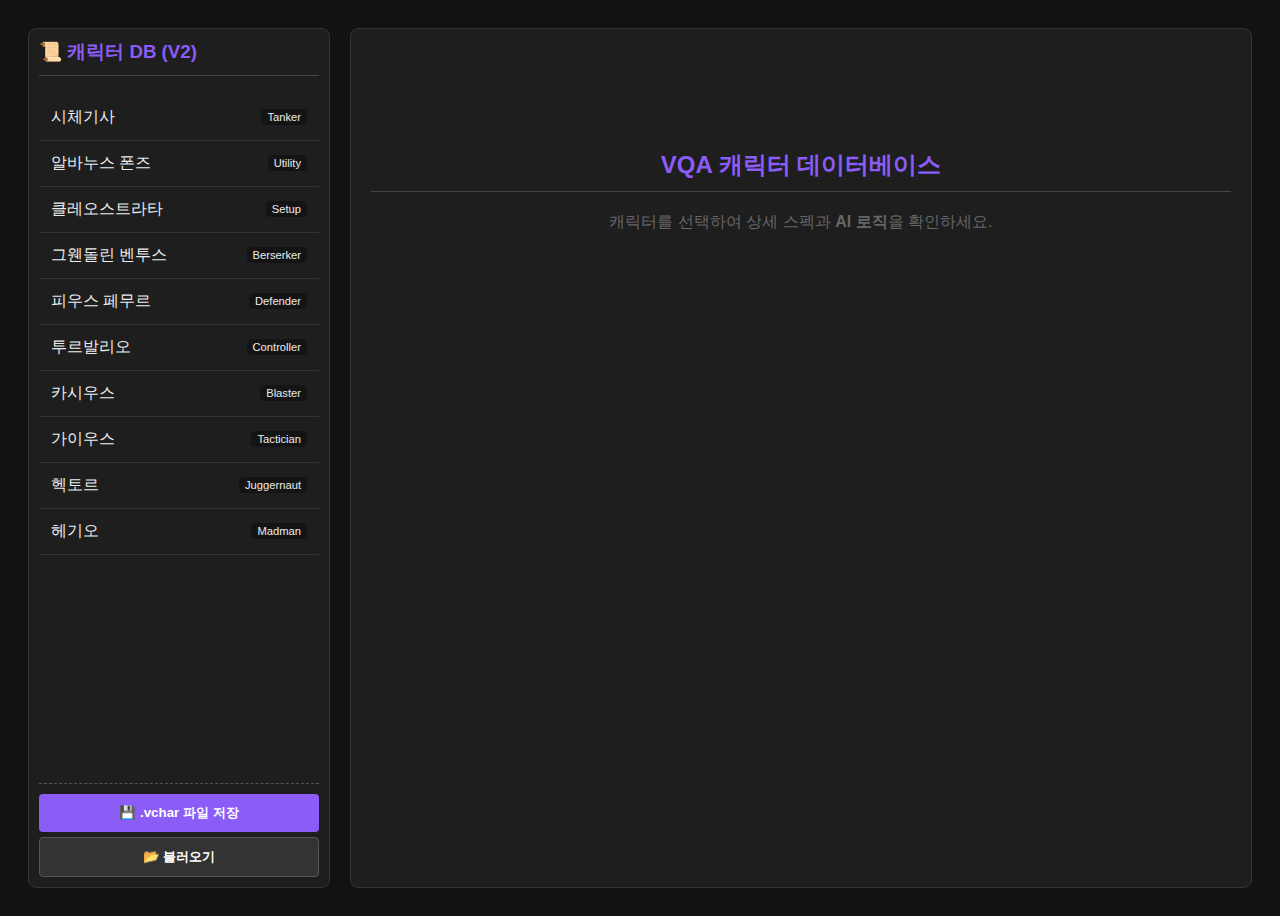
<file: 12081208_first_modulization_5_wip/Vermilion_CharDB/index.html>
<!-- Vermilion_CharDB/index.html -->
<!DOCTYPE html>
<html lang="ko">

<head>
    <meta charset="UTF-8">
    <title>VQA: 캐릭터 DB V2 (AI Logic Embedded)</title>
    <link rel="stylesheet" href="css/style.css">
</head>

<body>

    <div class="list-panel">
        <h3>📜 캐릭터 DB (V2)</h3>
        <div id="charList" style="flex:1; overflow-y:auto;"></div>

        <div style="margin-top: 10px; padding-top: 10px; border-top: 1px dashed #555;">
            <button class="btn save" onclick="exportCharDB()">💾 .vchar 파일 저장</button>
            <button class="btn" style="width:100%; margin-top:5px;"
                onclick="document.getElementById('fileIn').click()">📂 불러오기</button>
            <input type="file" id="fileIn" accept=".vchar,.json" style="display:none" onchange="importCharDB(this)">
        </div>
    </div>

    <div class="detail-panel" id="detailPanel">
        <div style="text-align:center; color:#666; margin-top:100px;">
            <h2>VQA 캐릭터 데이터베이스</h2>
            <p>캐릭터를 선택하여 상세 스펙과 <strong>AI 로직</strong>을 확인하세요.</p>
        </div>
    </div>

    <script src="js/data.js"></script>
    <script src="js/io.js"></script>
    <script src="js/main.js"></script>
</body>

</html>
</file>
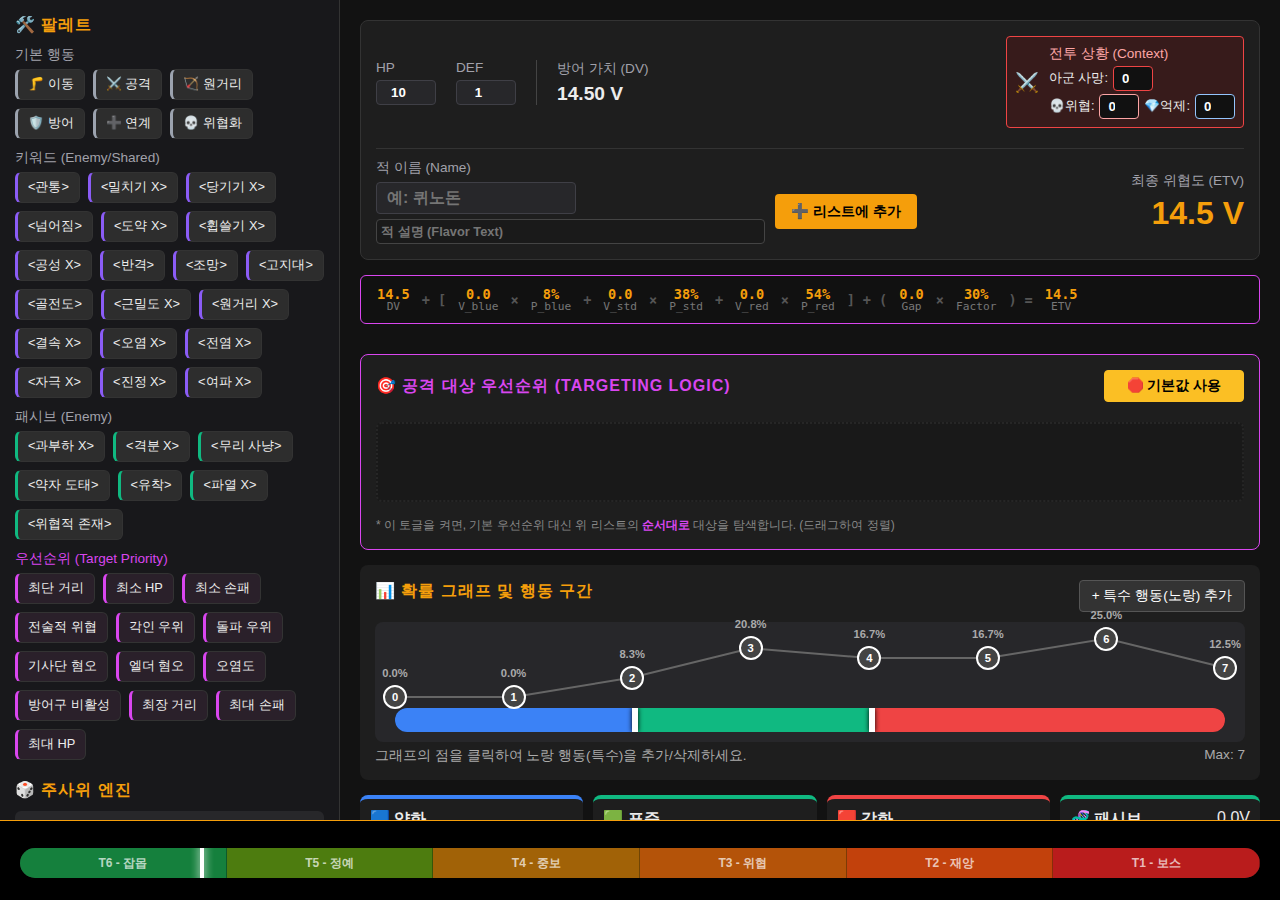
<file: 12081208_first_modulization_5_wip/Vermilion_EnemyCalc/index.html>
<!-- Vermilion_EnemyCalc/index.html -->
<!DOCTYPE html>
<html lang="ko">

<head>
    <meta charset="UTF-8">
    <title>BQM v7.8: 적 위협도 계산기 (Dynamic Context)</title>
    <link rel="stylesheet" href="css/style.css">
    <link rel="stylesheet" href="../Vermilion_EquipmentCalc/css/formula.css">
</head>

<body>
    <div id="global-tooltip"></div>
    <div class="workspace">
        <!-- Sidebar -->
        <div class="sidebar">
            <div class="palette-section">
                <h3>🛠️ 팔레트</h3>
                <label>기본 행동</label>
                <div class="palette-grid" id="pal-act"></div>
                <label style="margin-top:10px;">키워드 (Enemy/Shared)</label>
                <div class="palette-grid" id="pal-key"></div>
                <label style="margin-top:10px;">패시브 (Enemy)</label>
                <div class="palette-grid" id="pal-pas"></div>
                <label style="margin-top:10px; color:#d946ef;">우선순위 (Target Priority)</label>
                <div class="palette-grid" id="pal-prio"></div>
            </div>
            <div>
                <h3>🎲 주사위 엔진</h3>
                <div style="background:#27272a; padding:10px; border-radius:6px;">
                    <div style="display:flex; justify-content:space-between; font-size:0.85rem; margin-bottom:5px;">
                        <span>총 개수: <strong id="dispCount" style="color:var(--accent)">3</strong></span>
                        <span id="dispComp" style="color:#aaa">⬜2 : 🟥1</span>
                    </div>
                    <input type="range" id="slCount" min="2" max="5" value="3">
                    <input type="range" id="slRatio" min="0" max="3" value="1" style="margin-top:10px;">
                </div>
            </div>
            <div class="io-panel">
                <h3>📂 데이터 관리 (Only .ven)</h3>
                <div style="font-size:0.8rem; color:#aaa; margin-bottom:5px;">대기 중 목록: <strong id="savedCount"
                        style="color:white">0</strong>명</div>
                <div id="dbList"
                    style="max-height:100px; overflow-y:auto; background:#111; margin-bottom:10px; border:1px solid #333; border-radius:4px;">
                </div>
                <button class="btn file-io" onclick="exportEnemyDB()">💾 .ven 파일로 저장</button>
                <button class="btn file-io" onclick="document.getElementById('importDB').click()">📂 .ven 파일
                    불러오기</button>
                <input type="file" id="importDB" accept=".ven,.json" style="display:none"
                    onchange="importEnemyDB(this)">
            </div>
        </div>
        <!-- Main Panel -->
        <div class="main-panel">
            <div class="status-header">
                <div class="stat-row">
                    <div style="display:flex; gap:20px;">
                        <div><label>HP</label><input type="number" id="inpHP" value="10"></div>
                        <div><label>DEF</label><input type="number" id="inpDEF" value="1"></div>
                        <div style="border-left:1px solid #444; padding-left:20px;"><label>방어 가치 (DV)</label><strong
                                id="dispDV" style="font-size:1.2rem;">0.00 V</strong></div>
                    </div>
                    <div class="ctx-box">
                        <span style="font-size:1.2rem;">⚔️</span>
                        <div><label style="margin:0; color:#fca5a5;">전투 상황 (Context)</label>
                            <div style="display:flex; align-items:center; gap:5px; margin-top:3px;">
                                <span style="font-size:0.8rem;">아군 사망:</span>
                                <input type="number" id="ctxDead" value="0" min="0"
                                    style="width:40px; background:#111; border-color:#ef4444;" oninput="calc()">
                            </div>
                            <div style="display:flex; align-items:center; gap:5px; margin-top:3px;">
                                <span style="font-size:0.8rem;">💀위협:</span>
                                <input type="number" id="ctxThreat" value="0" min="0"
                                    style="width:40px; background:#111; border-color:#fca5a5;" oninput="calc()">
                                <span style="font-size:0.8rem;">💎억제:</span>
                                <input type="number" id="ctxSuppress" value="0" min="0"
                                    style="width:40px; background:#111; border-color:#93c5fd;" oninput="calc()">
                            </div>
                        </div>
                    </div>
                </div>
                <div class="stat-row" style="margin-top:10px; border-top:1px solid #333; padding-top:10px;">
                    <div class="save-controls">
                        <div><label>적 이름 (Name)</label><input type="text" id="enemyName" placeholder="예: 퀴노돈">
                            <input type="text" id="enemyFlavor" placeholder="적 설명 (Flavor Text)"
                                style="margin-top:5px; width:100%; font-size:0.8rem; color:#aaa; border:1px solid #444; background:#1a1a1a; padding:4px;">
                        </div>
                        <div><label>&nbsp;</label> <button class="btn save" onclick="addToRamList()">➕ 리스트에 추가</button>
                        </div>
                    </div>
                    <div><label style="text-align:right">최종 위협도 (ETV)</label>
                        <div id="bigETV" class="big-etv">0.0 V</div>
                    </div>
                </div>
            </div>

            <!-- Formula Display (BQM 1.2) -->
            <div id="formulaDisplay" class="formula-bar" style="margin-bottom:15px; border-color:#d946ef;">
                <!-- Formula injected here by calc.js -->
            </div>

            <!-- Priority Panel -->
            <div class="status-header" style="margin-top:0px; border-color:#d946ef;">
                <div style="display:flex; justify-content:space-between; align-items:center;">
                    <h3 style="color:#d946ef; margin:0;">🎯 공격 대상 우선순위 (Targeting Logic)</h3>
                    <button id="btnTogglePrio" class="btn active" onclick="togglePrioMode()" style="min-width:140px;">🛑
                        기본값 사용</button>
                </div>
                <!-- Default disabled -->
                <div id="prioContainer" class="drop-area disabled" style="min-height:80px; margin-top:10px;"></div>
                <div style="font-size:0.75rem; color:#888; margin-top:5px;">* 이 토글을 켜면, 기본 우선순위 대신 위 리스트의 <b
                        style="color:#d946ef">순서대로</b> 대상을 탐색합니다. (드래그하여 정렬)</div>
            </div>

            <div style="background:var(--bg-panel); padding:15px; border-radius:8px;">
                <div style="display:flex; justify-content:space-between; align-items:center; margin-bottom:10px;">
                    <h3>📊 확률 그래프 및 행동 구간</h3>
                    <button id="btnAddYellow" class="btn" onclick="toggleAddMode()">+ 특수 행동(노랑) 추가</button>
                </div>
                <div class="graph-wrapper" id="graphWrap">
                    <svg class="graph-svg" id="graphSvg"></svg>
                    <div class="graph-points" id="graphPoints"></div>
                    <div class="prob-slider-container">
                        <div class="zone b" id="zoneB"></div>
                        <div class="zone g" id="zoneG"></div>
                        <div class="zone r" id="zoneR"></div>
                        <div class="slider-handle" id="h1" style="left:30%"></div>
                        <div class="slider-handle" id="h2" style="left:70%"></div>
                    </div>
                </div>
                <div
                    style="display:flex; justify-content:space-between; font-size:0.85rem; margin-top:5px; color:#aaa;">
                    <span id="probInfo">그래프의 점을 클릭하여 노랑 행동(특수)을 추가/삭제하세요.</span><span id="distInfo">Max: 12</span>
                </div>
            </div>
            <div class="zones-container" id="zonesContainer"></div>
        </div>
    </div>
    <div class="bottom-bar">
        <div class="tier-track">
            <div class="tier-seg t6">T6 - 잡몹</div>
            <div class="tier-seg t5">T5 - 정예</div>
            <div class="tier-seg t4">T4 - 중보</div>
            <div class="tier-seg t3">T3 - 위협</div>
            <div class="tier-seg t2">T2 - 재앙</div>
            <div class="tier-seg t1">T1 - 보스</div>
            <div class="tier-marker" id="tierMarker" style="left:0%">
                <div class="tier-label" id="tierLabel">0.0</div>
            </div>
        </div>
    </div>

    <!-- Logic Scripts -->
    <script src="js/data.js"></script>
    <script src="js/state.js"></script>
    <script src="js/utils.js"></script>
    <script src="js/render.js"></script>
    <script src="js/calc.js"></script>
    <script src="js/io.js"></script>
    <script src="js/main.js"></script>
</body>

</html>
</file>
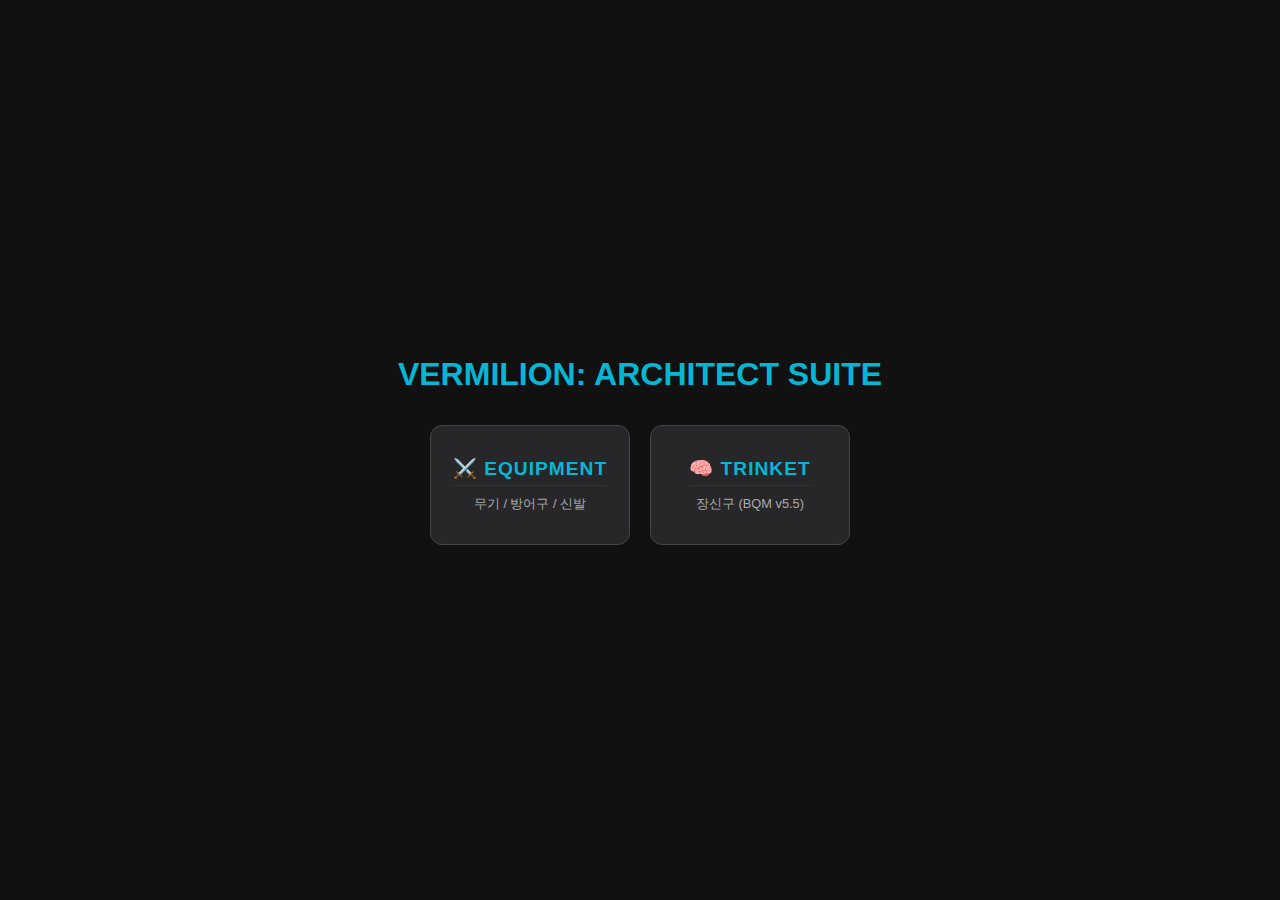
<file: 12081208_first_modulization_5_wip/Vermilion_EquipmentCalc/index.html>
<!-- Vermilion_EquipmentCalc/index.html -->
<!DOCTYPE html>
<html lang="ko">

<head>
    <meta charset="UTF-8">
    <title>Vermilion: Architect Suite</title>
    <link rel="stylesheet" href="css/style.css">
    <link rel="stylesheet" href="css/formula.css">
    <style>
        /* Lobby Styles */
        #lobby-screen {
            display: flex;
            flex-direction: column;
            justify-content: center;
            align-items: center;
            height: 100vh;
            background: #111;
            color: #eee;
        }

        .lobby-title {
            font-size: 2rem;
            margin-bottom: 2rem;
            color: var(--accent, #f59e0b);
            font-weight: bold;
        }

        .lobby-btn-row {
            display: flex;
            gap: 20px;
        }

        .lobby-btn {
            width: 200px;
            height: 120px;
            background: #27272a;
            border: 1px solid #444;
            border-radius: 12px;
            display: flex;
            flex-direction: column;
            justify-content: center;
            align-items: center;
            cursor: pointer;
            transition: 0.2s;
        }

        .lobby-btn:hover {
            background: #3f3f46;
            border-color: var(--accent, #f59e0b);
            transform: translateY(-2px);
        }

        .lobby-btn h3 {
            margin: 0 0 10px 0;
            font-size: 1.2rem;
        }

        .lobby-btn p {
            margin: 0;
            font-size: 0.8rem;
            color: #aaa;
        }

        /* App Containers */
        #equipment-app,
        #trinket-app {
            display: none;
            /* Controlled by Lobby */
            height: 100vh;
            width: 100%;
        }

        /* Trinket Specific overrides */
        #trinket-app .sidebar {
            flex: 0 0 320px;
        }

        /* Same as Eq */
    </style>
</head>

<body>

    <div id="tooltip"></div>

    <!-- === LOBBY === -->
    <div id="lobby-screen">
        <div class="lobby-title">VERMILION: ARCHITECT SUITE</div>
        <div class="lobby-btn-row">
            <div class="lobby-btn" onclick="Lobby.startEquipment()">
                <h3>⚔️ Equipment</h3>
                <p>무기 / 방어구 / 신발</p>
            </div>
            <div class="lobby-btn" onclick="Lobby.startTrinket()">
                <h3>🧠 Trinket</h3>
                <p>장신구 (BQM v5.5)</p>
            </div>
        </div>
    </div>

    <!-- === EQUIPMENT CALCULATOR (Original) === -->
    <div id="equipment-app" class="workspace">
        <div class="sidebar">
            <div class="ctrl-group">
                <h3 style="border:none; margin:0 0 5px 0;">👤 착용 캐릭터 (Persona)</h3>
                <select id="selChar" onchange="calc()">
                    <option value="GENERIC">-- 표준 (Generic) --</option>
                    <option value="FLESH">시체기사 (체력 자원 고효율)</option>
                    <option value="ALBANUS">알바누스 (방어 시 🎲+1)</option>
                    <option value="GAIUS">가이우스 (주사위 재굴림)</option>
                    <option value="HECTOR">헥토르 (깡방어 선호)</option>
                    <option value="HEGIO">헤기오 (도박/오염 선호)</option>
                </select>
            </div>



            <div class="ctrl-group">
                <h3>🎯 목표 티어 (Target Tier)</h3>
                <select id="selTargetTier" onchange="calc()"
                    style="width:100%; padding:5px; background:#27272a; color:white; border:1px solid #444; border-radius:4px;">
                    <option value="T6">T6 (12.1 V)</option>
                    <option value="T5">T5 (17.6 V)</option>
                    <option value="T4" selected>T4 (26.4 V)</option>
                    <option value="T3">T3 (35.2 V)</option>
                    <option value="T2">T2 (Threshold Limit)</option>
                </select>
                <div style="font-size:0.75rem; color:#888; margin-top:5px;">
                    설정된 티어의 원샷 기준(Threshold)을 초과하면<br>
                    <span style="color:var(--accent)">+1.5 V</span>의 보너스를 얻습니다.
                </div>
            </div>


            <div>
                <h3>🎲 주사위 최적화 (S<sub>opt</sub>)</h3>
                <div style="background:#27272a; padding:10px; border-radius:6px;">
                    <div style="display:flex; justify-content:space-between; font-size:0.85rem; align-items:center;">
                        <span style="color:#aaa">추천 조합:</span>
                        <span id="dispComp" style="color:var(--accent); font-weight:bold; font-size:1.1rem;">-</span>
                    </div>
                    <div style="font-size:0.75rem; color:#666; margin-top:5px; text-align:right;">
                        * 장비 용량에 맞춰 자동 계산됨
                    </div>
                    <!-- Hidden elements for compatibility if any JS still references them (though sim.js was updated) -->
                    <input type="hidden" id="slCount" value="3">
                    <input type="hidden" id="slRatio" value="1">
                    <div id="dispCount" style="display:none">3</div>
                </div>
            </div>

            <div>
                <h3>🛠️ 구성 요소</h3>
                <label style="color:var(--th-color)">3. 임계값 (Condition)</label>
                <div class="palette-group" id="pal-th"></div>

                <label style="margin-top:20px; color:var(--eff-color)">2. 일반 효과 / 키워드</label>
                <div class="palette-group" id="pal-eff"></div>

                <label style="margin-top:20px; color:var(--spec-color)">4. 특수 효과 (Result)</label>
                <div class="palette-group" id="pal-spec"></div>
            </div>

            <div class="io-panel">
                <h3>📂 데이터 관리 (I/O)</h3>
                <button class="btn file-io" onclick="exportEquipDB()">📤 장비 파일 저장 <span>(.veq)</span></button>
                <button class="btn file-io" onclick="document.getElementById('importDB').click()">📥 장비 파일 불러오기
                    <span>(.veq)</span></button>
                <input type="file" id="importDB" accept=".veq,.json" style="display:none"
                    onchange="importEquipDB(this)">
            </div>
        </div>

        <div class="main">
            <div style="margin-bottom:10px;">
                <label>장비 이름 (Name)</label>
                <input type="text" id="eqName" placeholder="예: 거인의 도끼">
                <input type="text" id="eqFlavor" placeholder="장비 설명 (Flavor Text)"
                    style="margin-top:5px; font-size:0.85rem; color:#aaa; border-color:#444; background:#1a1a1a;">
            </div>

            <div class="slot-selector">
                <div class="slot-btn active" data-slot="WEP" onclick="setSlot('WEP')">💪 무기 (1.0x)</div>
                <div class="slot-btn" data-slot="ARM" onclick="setSlot('ARM')">🫀 방어구 (1.2x)</div>
                <div class="slot-btn" data-slot="BOOT" onclick="setSlot('BOOT')">🦵 신발 (1.0x)</div>
            </div>

            <div class="equip-card WEP" id="cardUI">
                <div class="card-section">
                    <div class="sec-title"><span>1. 용량 (Capacity)</span> <span id="valCap">0V</span></div>
                    <div class="cap-slots" onclick="cycleCap()">
                        <div class="cap-slot active"></div>
                        <div class="cap-slot active"></div>
                        <div class="cap-slot active"></div>
                        <div class="cap-slot"></div>
                        <div class="cap-slot"></div>
                    </div>
                    <div style="text-align:center; font-size:0.75rem; color:#666; margin-top:5px;">* 로그 스케일 (2칸:1.0V
                        ~
                        5칸:2.8V)</div>
                </div>

                <div class="card-section">
                    <div class="sec-title"><span>2. 일반 효과 (Always Active)</span> <span id="valBase">0V</span></div>
                    <div class="drop-area" id="dropBase"></div>
                </div>

                <div class="card-section" style="flex:1; overflow:hidden; display:flex; flex-direction:column;">
                    <div class="sec-title">
                        <span>3 & 4. 특수 효과 로직 (Condition ➜ Result)</span>
                        <button onclick="addLogicRow()"
                            style="background:#333; border:1px solid #555; color:var(--accent); cursor:pointer; font-weight:bold; padding:4px 8px; border-radius:4px;">+
                            로직 추가</button>
                    </div>
                    <div id="logicContainer"
                        style="flex:1; overflow-y:auto; display:flex; flex-direction:column; gap:10px; padding-right:5px;">
                    </div>
                </div>
            </div>

            <div class="result-box">
                <div class="metric">
                    <span class="res-label">평균 등급 (EQV)</span>
                    <span class="res-val" id="resScore">0.0</span>
                    <span class="res-grade" id="resGrade">T6</span>
                </div>

                <div class="metric">
                    <span class="res-label">최대 고점 (MAX)</span>
                    <div class="res-val-group">
                        <span class="res-val" id="resMax" style="color:#f59e0b">0.0</span>
                        <span class="res-denom">/ 12.0</span>
                    </div>
                    <span class="res-sub" id="resMaxContext">잠재력 (T6 폐급)</span>
                </div>

                <div class="metric">
                    <span class="res-label">안정성 (STB)</span>
                    <span class="res-val" id="resStb" style="color:#10b981">0%</span>
                    <span class="res-sub">Activation Rate</span>
                </div>
            </div>

            <div id="formulaDisplay" class="formula-bar">
                <!-- Formula injected here by JS -->
            </div>

            <div class="bottom-bar">
                <div
                    style="display:flex; justify-content:space-between; font-size:0.8rem; color:#888; margin-bottom:5px;">
                    <span>TIER SCALE (Equipment)</span> <span>ARTIFACT LEVEL (12.0 V+)</span>
                </div>
                <div class="tier-track">
                    <div class="tier-seg t6">T6 폐급</div>
                    <div class="tier-seg t5">T5 일반</div>
                    <div class="tier-seg t4">T4 고급</div>
                    <div class="tier-seg t3">T3 희귀</div>
                    <div class="tier-seg t2">T2 전설</div>
                    <div class="tier-seg t1">T1 신화</div>
                    <div class="tier-marker" id="tierMarker" style="left:0%">
                        <div class="tier-label" id="tierLabel">0.0</div>
                    </div>
                </div>
            </div>
        </div>
    </div>

    <!-- === TRINKET CALCULATOR (New) === -->
    <div id="trinket-app" class="workspace">
        <!-- Trinket Sidebar -->
        <div class="sidebar">
            <div class="ctrl-group">
                <h3>🛠️ 장신구 속성</h3>
                <label style="color:var(--eff-color)">장신구 효과 (Effect)</label>
                <div class="palette-group" id="tr-pal-eff"></div>
            </div>

            <div class="ctrl-group">
                <h3>🔋 충전 조건 (Recharge)</h3>
                <div class="palette-group" id="tr-pal-rec"></div>
            </div>

            <div class="io-panel">
                <h3>📂 장신구 데이터 (I/O)</h3>
                <button class="btn file-io" onclick="exportTrinketDB()">📤 장신구 저장 <span>(.veq)</span></button>
                <button class="btn file-io" onclick="document.getElementById('importTrDB').click()">📥 장신구 불러오기
                    <span>(.veq)</span></button>
                <input type="file" id="importTrDB" accept=".veq,.json" style="display:none"
                    onchange="importTrinketDB(this)">
            </div>
        </div>

        <!-- Trinket Main -->
        <div class="main">
            <div style="margin-bottom:10px;">
                <label>장신구 이름 (Name)</label>
                <input type="text" id="trinketName" placeholder="예: 예지자의 단안경">
                <input type="text" id="trinketFlavor" placeholder="장신구 설명 (Flavor Text)"
                    style="margin-top:5px; font-size:0.85rem; color:#aaa; border-color:#444; background:#1a1a1a;">
            </div>

            <div class="slot-selector">
                <div class="slot-btn active" style="font-weight:bold; color:var(--accent); border-color:var(--accent);">
                    🧠 장신구 아키텍트 (Trinket Mode)</div>
            </div>

            <div class="equip-card ACC" id="trinketUI">
                <!-- Section 1: Capacity & Effect -->
                <div class="card-section">
                    <div style="display:flex; justify-content:space-between; margin-bottom:10px;">
                        <div>
                            <div class="sec-title">1. 사용 횟수 (Capacity)</div>
                            <div id="trCapSlots" class="cap-slots" style="margin-top:5px;">
                                <!-- Filled by JS -->
                            </div>
                        </div>
                        <div style="text-align:right;">
                            <div class="sec-title" style="justify-content:flex-end;">총 가용량</div>
                            <div id="trCapVal" style="font-size:1.2rem; color:var(--accent); font-weight:bold;">1회</div>
                        </div>
                    </div>
                </div>

                <!-- Section 2: Effect Drop Zone -->
                <div class="card-section" style="flex:1; min-height:100px; display:flex; flex-direction:column;">
                    <div class="sec-title">2. 장신구 효과 (Effect)</div>
                    <div class="drop-area" id="dropTrinketEff" style="flex:1; overflow-y:auto; height:auto;"></div>
                </div>

                <!-- Section 3: Recharge Drop Zone -->
                <div class="card-section">
                    <div style="display:flex; justify-content:space-between; align-items:center;">
                        <div class="sec-title">3. 충전 조건 (Recharge Condition)</div>
                        <div style="display:flex; align-items:center;">
                            <label for="chkTrRecharge"
                                style="margin-right:5px; font-size:0.8rem; color:#888; cursor:pointer;">활성화</label>
                            <input type="checkbox" id="chkTrRecharge"
                                onchange="if(typeof toggleTrRecharge === 'function') toggleTrRecharge()" checked>
                        </div>
                    </div>
                    <div class="drop-area" id="dropTrinketRec" style="height:60px;"></div>
                </div>
            </div>

            <!-- Result Box -->
            <div class="result-box">
                <div class="metric">
                    <span class="res-label">종합 등급 (Score)</span>
                    <span class="res-val" id="trResScore">0.0</span>
                    <span class="res-grade" id="trResGrade">T6</span>
                </div>

                <div class="metric">
                    <span class="res-label">회당 가치 (Val/Use)</span>
                    <span class="res-val" id="trResVal" style="color:#f59e0b">0.0 V</span>
                </div>

                <div class="metric">
                    <span class="res-label">유효 사용 횟수 (N_eff)</span>
                    <span class="res-val" id="trResUses" style="color:#10b981">0.0</span>
                    <span class="res-sub">Capacity + Recharge</span>
                </div>
            </div>

            <div id="trinketFormulaDisplay" class="formula-bar">
                <!-- Formula injected here by JS -->
            </div>

            <div class="bottom-bar">
                <div
                    style="display:flex; justify-content:space-between; font-size:0.8rem; color:#888; margin-bottom:5px;">
                    <span>TIER SCALE (Trinket)</span> <span>GOD TIER (20.0 V+)</span>
                </div>
                <div class="tier-track">
                    <div class="tier-seg t6" style="flex:2">T6 폐급</div> <!-- Adjusted widths for Trinket scale -->
                    <div class="tier-seg t5" style="flex:3">T5 일반</div>
                    <div class="tier-seg t4" style="flex:5">T4 고급</div>
                    <div class="tier-seg t3" style="flex:5">T3 희귀</div>
                    <div class="tier-seg t2" style="flex:5">T2 전설</div>
                    <div class="tier-seg t1" style="flex:5">T1 신화</div>
                    <div class="tier-marker" id="trTierMarker" style="left:0%">
                        <div class="tier-label" id="trTierLabel">0.0</div>
                    </div>
                </div>
            </div>
        </div>
    </div>


    <!-- Scripts -->
    <!-- Original Scripts -->
    <script src="js/data.js"></script>
    <script src="js/state.js"></script>
    <script src="js/utils.js"></script>
    <script src="js/sim.js"></script>
    <script src="js/ui.js"></script>
    <script src="js/io.js"></script>
    <script src="js/main.js"></script>

    <!-- New Scripts (Trinket & Lobby) -->
    <script src="js/trinket_data.js"></script>
    <script src="js/trinket_state.js"></script>
    <script src="js/trinket_calc.js"></script>
    <script src="js/trinket_ui.js"></script>
    <script src="js/trinket_io.js"></script>

    <script src="js/lobby.js"></script>

</body>

</html>
</file>
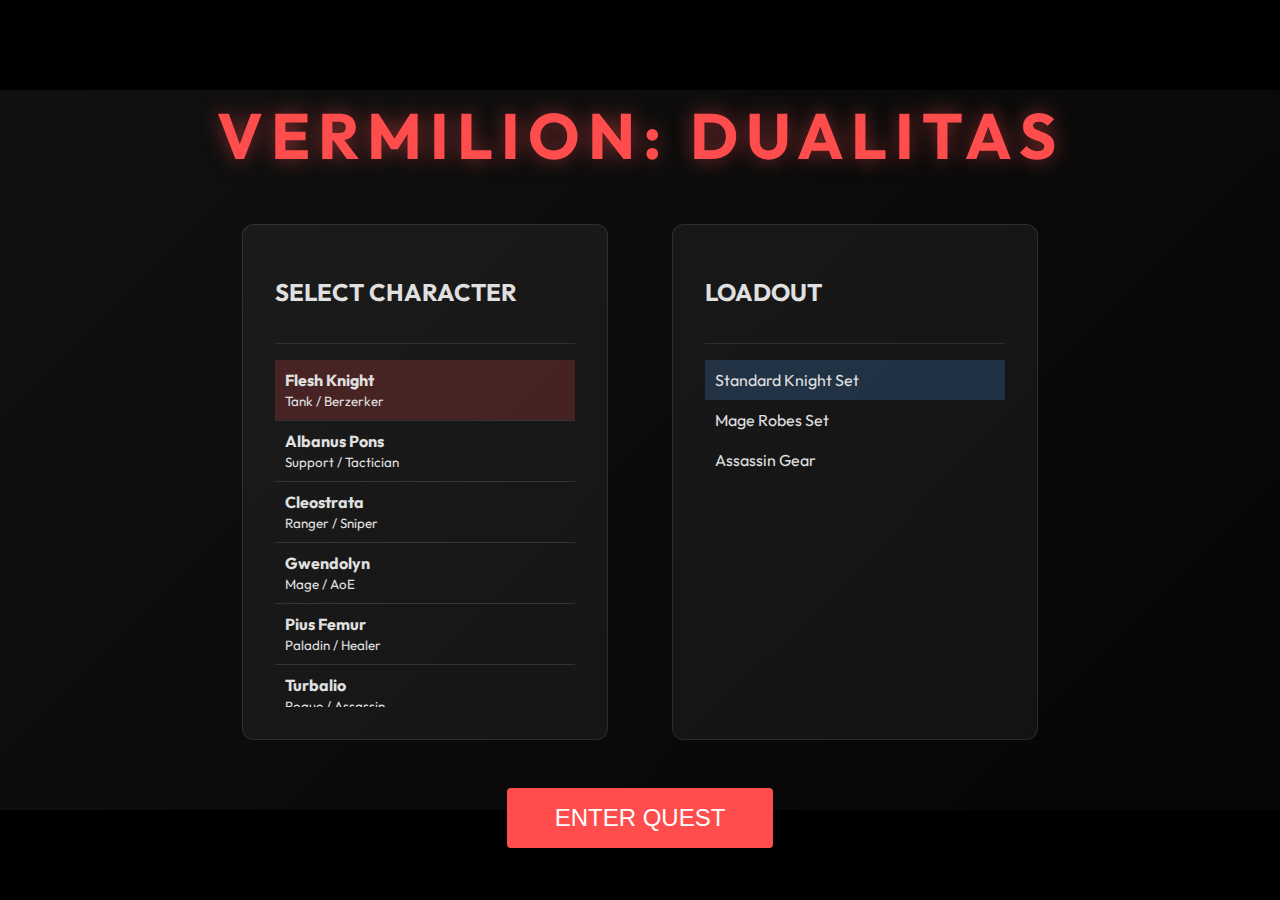
<file: 12081208_first_modulization_5_wip/Vermilion_GameClient/index.html>
<!DOCTYPE html>
<html lang="ko">

<head>
    <meta charset="UTF-8">
    <meta name="viewport" content="width=device-width, initial-scale=1.0">
    <title>Vermilion: Dualitas Simulator</title>
    <link rel="stylesheet" href="css/style.css">
    <!-- Google Fonts for premium feel -->
    <link rel="preconnect" href="https://fonts.googleapis.com">
    <link rel="preconnect" href="https://fonts.gstatic.com" crossorigin>
    <link href="https://fonts.googleapis.com/css2?family=Outfit:wght@300;400;600;700&display=swap" rel="stylesheet">
</head>

<body>

    <div id="app-container">

        <!-- LOBBY SCREEN -->
        <div id="lobby-screen">
            <h1 class="logo">VERMILION: DUALITAS</h1>
            <div class="lobby-content">
                <div class="char-select">
                    <h2>SELECT CHARACTER</h2>
                    <div id="char-list">
                        <!-- Character items injected by JS -->
                    </div>
                </div>
                <div class="equip-select">
                    <h2>LOADOUT</h2>
                    <div id="equip-list">
                        <!-- .veq files injected by JS -->
                    </div>
                </div>
            </div>
            <button id="start-btn" class="primary-btn">ENTER QUEST</button>
        </div>

        <!-- GAME SCREEN -->
        <div id="game-screen" class="hidden">

            <!-- 1. Player Panel (Left Column: x=1) -->
            <div id="player-panel">
                <div class="panel-header">
                    <h2 id="p-name">Character</h2>
                    <span id="p-class">Class</span>
                </div>
                <div class="equipment-slots">
                    <div class="slot" data-slot="head">
                        <div class="icon">🧠</div>
                        <div class="card-preview" id="slot-head">Empty</div>
                    </div>
                    <div class="slot" data-slot="arm">
                        <div class="icon">💪</div>
                        <div class="card-preview" id="slot-arm">Empty</div>
                    </div>
                    <div class="slot" data-slot="torso">
                        <div class="icon">🫀</div>
                        <div class="card-preview" id="slot-torso">Empty</div>
                    </div>
                    <div class="slot" data-slot="legs">
                        <div class="icon">🦵</div>
                        <div class="card-preview" id="slot-legs">Empty</div>
                    </div>
                </div>
                <div class="status-bar">
                    <div class="hp-container">
                        <label>HP</label>
                        <div class="hp-bar-bg">
                            <div id="p-hp-bar" class="hp-bar-fill" style="width: 100%;"></div>
                        </div>
                        <span id="p-hp-text">10/10</span>
                    </div>
                    <div class="tokens">
                        <div class="token threat" title="Threat">💢 <span id="p-threat">0</span></div>
                        <div class="token suppress" title="Suppression">💤 <span id="p-suppress">0</span></div>
                    </div>
                </div>
            </div>

            <!-- 2. Enemy Panel (Right Column: x=5) -->
            <div id="enemy-panel">
                <div class="enemy-list-container">
                    <h3>ENEMIES</h3>
                    <div id="enemy-list">
                        <!-- Enemy items injected -->
                    </div>
                </div>
                <div class="action-bar-system">
                    <div class="bar-segments">
                        <div class="segment blue" id="enemy-blue">Blue</div>
                        <div class="segment green" id="enemy-green">Green</div>
                        <div class="segment red" id="enemy-red">Red</div>
                        <div class="segment yellow" id="enemy-yellow">!</div>
                    </div>
                    <div class="dice-result-display" id="enemy-dice-result">
                        Sum: -
                    </div>
                    <div class="intent-display" id="enemy-intent">
                        Waiting...
                    </div>
                </div>
            </div>

            <!-- 3. Top Info Bar (Center Top) -->
            <div id="top-bar">
                <div class="game-info">
                    <span id="map-name">Tutorial Map</span>
                    <span class="divider">|</span>
                    <span id="round-counter">Round 1</span>
                </div>
                <div class="phase-indicator" id="phase-display">PLAYER TURN</div>
                <button id="end-turn-btn" class="secondary-btn">END TURN</button>
            </div>

            <!-- 4. Map Area (Center Middle) -->
            <div id="map-area">
                <div id="grid-map">
                    <!-- 3x3 Grid generated by JS -->
                </div>
                <!-- Floating Dice UI (Overlay) -->
                <div id="dice-overlay" class="hidden">
                    <div class="dice-container" id="dice-pool">
                        <!-- Dice elements -->
                    </div>
                    <div class="dice-actions">
                        <button id="roll-btn" class="action-btn">ROLL</button>
                        <button id="condense-btn" class="utility-btn">💧 Condense</button>
                    </div>
                </div>
            </div>

            <!-- 5. Hand/Deck Area (Center Bottom) -->
            <div id="bottom-area">
                <div class="deck-area" id="deck-pile">
                    <div class="card-back">DECK <span id="deck-count">10</span></div>
                </div>
                <div class="hand-area" id="player-hand">
                    <!-- Cards injected -->
                </div>
                <div class="discard-area" id="discard-pile">
                    <div class="card-slot">DISCARD</div>
                </div>
                <button id="burn-btn" class="utility-btn small">🔥 Burn</button>
            </div>

        </div>

    </div>

    <!-- Scripts (Ordered Carefully for Dependency) -->
    <!-- 1. Data (Global Variables) -->
    <script src="js/data.js"></script>
    <!-- 2. Mechanics (Global Functions) -->
    <script src="js/mechanics.js"></script>
    <!-- 3. Render (DOM Helpers) -->
    <script src="js/render.js"></script>
    <!-- 4. Lobby (Logic) -->
    <script src="js/lobbymanager.js"></script>
    <!-- 5. Main (Entry Point) -->
    <script src="js/main.js"></script>
</body>

</html>
</file>
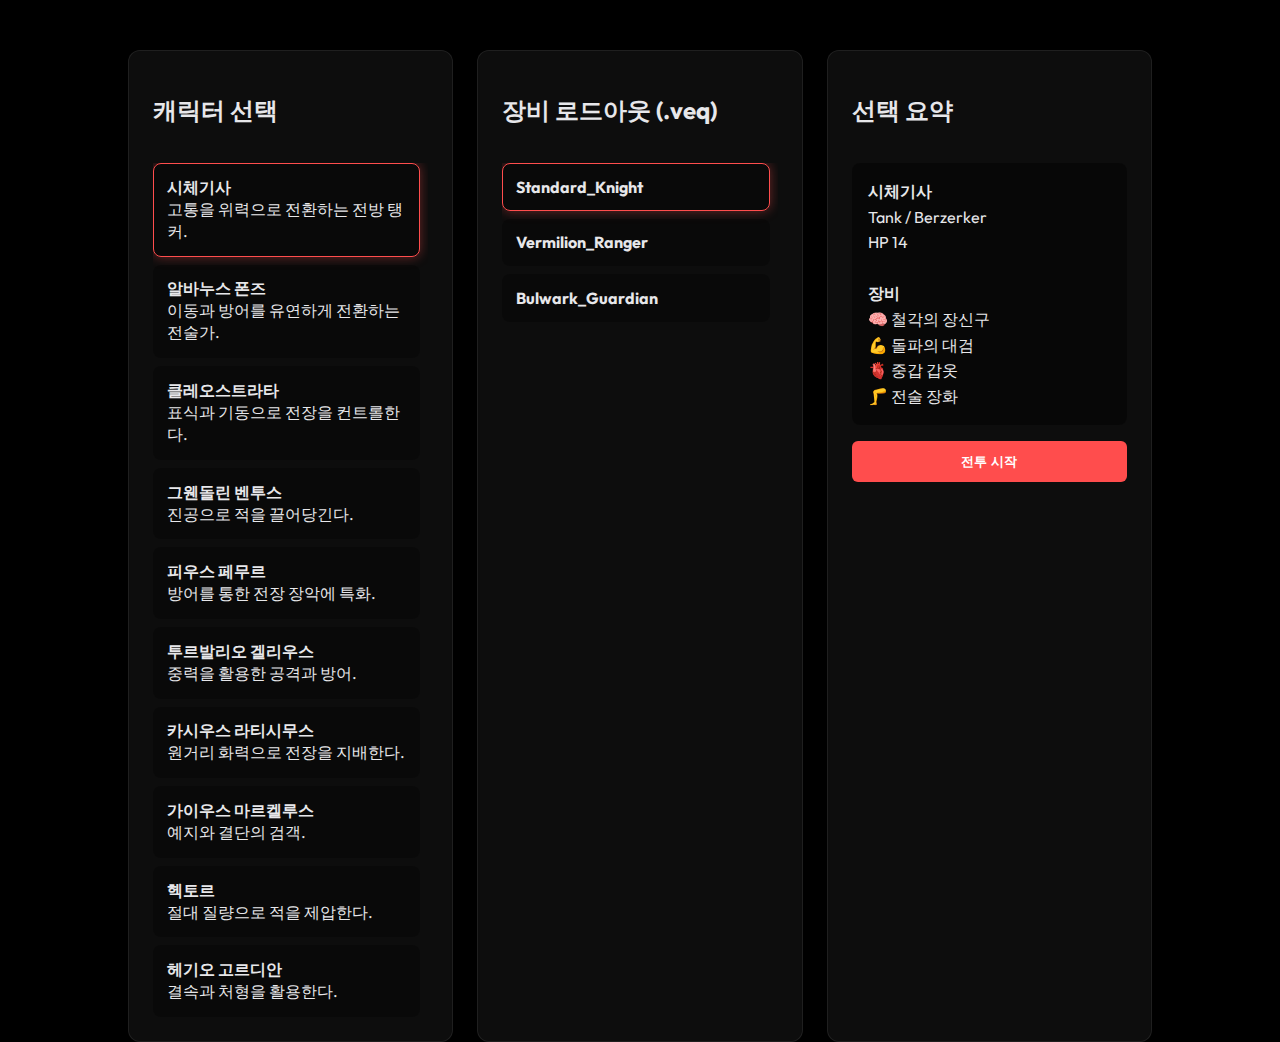
<file: 12081208_first_modulization_5_wip/Vermilion_GameClient_2/index.html>
<!DOCTYPE html>
<html lang="ko">
<head>
  <meta charset="UTF-8" />
  <meta name="viewport" content="width=device-width, initial-scale=1.0" />
  <title>Vermilion: Dualitas GameClient 2</title>
  <link rel="stylesheet" href="css/styles.css" />
  <link rel="preconnect" href="https://fonts.googleapis.com" />
  <link rel="preconnect" href="https://fonts.gstatic.com" crossorigin />
  <link href="https://fonts.googleapis.com/css2?family=Outfit:wght@300;400;600;700&display=swap" rel="stylesheet" />
</head>
<body>
  <div id="app">
    <section id="lobby" class="screen">
      <header class="lobby-header">
        <h1>VERMILION: DUALITAS</h1>
        <p>GameClient 2 — Web Tactical Simulator</p>
      </header>
      <div class="lobby-grid">
        <div class="panel">
          <h2>캐릭터 선택</h2>
          <div id="character-list" class="scroll-list"></div>
        </div>
        <div class="panel">
          <h2>장비 로드아웃 (.veq)</h2>
          <div id="loadout-list" class="scroll-list"></div>
        </div>
        <div class="panel">
          <h2>선택 요약</h2>
          <div id="selection-summary" class="summary"></div>
          <button id="start-game" class="primary">전투 시작</button>
        </div>
      </div>
    </section>

    <section id="game" class="screen hidden">
      <div id="game-grid">
        <aside id="player-panel" class="card-panel">
          <div class="panel-title">
            <h2 id="player-name">Name</h2>
            <span id="player-class">Class</span>
            <p id="player-desc">Description</p>
          </div>
          <div class="equipment">
            <div class="slot" data-slot="head">
              <div class="slot-icon">🧠</div>
              <div class="slot-card" id="slot-head">Empty</div>
            </div>
            <div class="slot" data-slot="arm">
              <div class="slot-icon">💪</div>
              <div class="slot-card" id="slot-arm">Empty</div>
            </div>
            <div class="slot" data-slot="torso">
              <div class="slot-icon">🫀</div>
              <div class="slot-card" id="slot-torso">Empty</div>
            </div>
            <div class="slot" data-slot="legs">
              <div class="slot-icon">🦵</div>
              <div class="slot-card" id="slot-legs">Empty</div>
            </div>
          </div>
          <div class="hp-block">
            <div class="hp-label">HP</div>
            <div class="hp-bar">
              <div id="player-hp-bar" class="hp-fill"></div>
            </div>
            <div id="player-hp-text" class="hp-text">0/0</div>
          </div>
          <div class="token-row">
            <div class="token">💢 <span id="player-threat">0</span></div>
            <div class="token">💤 <span id="player-suppress">0</span></div>
          </div>
        </aside>

        <aside id="enemy-panel" class="card-panel">
          <div class="panel-title">
            <h2>적 목록</h2>
          </div>
          <div id="enemy-list" class="scroll-list"></div>
          <div class="action-bar">
            <div class="bar-track">
              <span class="bar blue" id="bar-blue">Blue</span>
              <span class="bar green" id="bar-green">Green</span>
              <span class="bar red" id="bar-red">Red</span>
              <span class="bar yellow" id="bar-yellow">Yellow</span>
            </div>
            <div id="enemy-sum" class="bar-sum">Sum: -</div>
            <div id="enemy-intent" class="bar-intent">Waiting...</div>
          </div>
        </aside>

        <header id="top-bar">
          <div class="top-left">
            <span id="map-name">Map</span>
            <span class="divider">|</span>
            <span id="round-count">Round 1</span>
          </div>
          <div id="phase-indicator">PLAYER TURN</div>
          <button id="end-turn" class="secondary">턴 종료</button>
        </header>

        <section id="map-area">
          <div id="map-grid"></div>
          <div id="dice-overlay" class="overlay hidden">
            <div id="dice-pool" class="dice-row"></div>
            <div class="dice-buttons">
              <button id="roll-all" class="primary">ROLL</button>
              <button id="condense" class="secondary">💧 응축</button>
              <button id="improvise" class="secondary">임기응변</button>
            </div>
          </div>
          <div id="overlay-hint" class="overlay-hint hidden"></div>
        </section>

        <footer id="hand-area">
          <div id="deck" class="pile">DECK <span id="deck-count">0</span></div>
          <div id="hand" class="hand"></div>
          <div id="discard" class="pile">DISCARD</div>
        </footer>
      </div>
    </section>
  </div>

  <div id="defense-modal" class="modal hidden">
    <div class="modal-content">
      <h3>방어하시겠습니까?</h3>
      <div id="defense-options" class="modal-actions"></div>
      <button id="defense-skip" class="secondary">No Guard</button>
    </div>
  </div>

  <script src="js/app.js"></script>
</body>
</html>
</file>
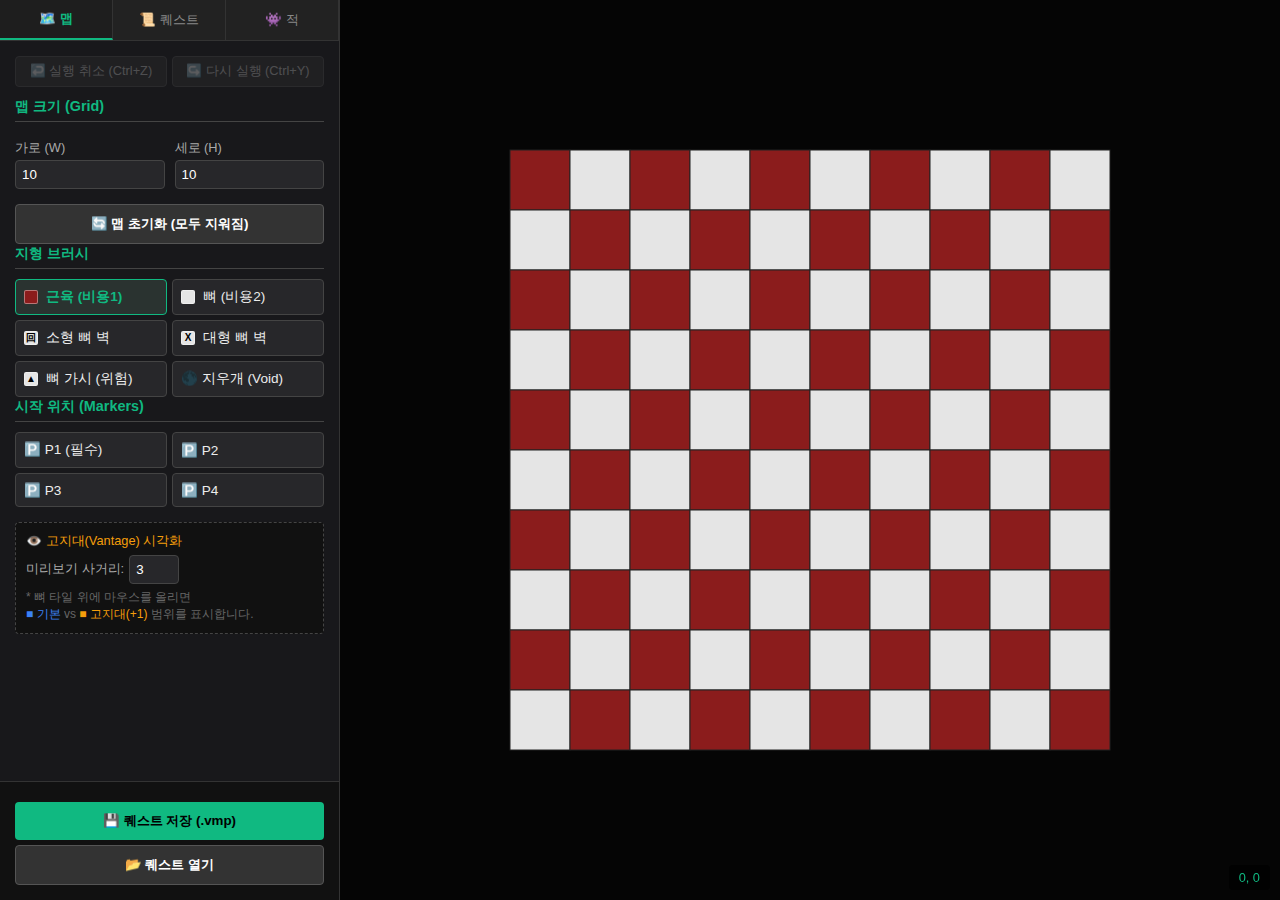
<file: 12081208_first_modulization_5_wip/Vermilion_MapEditor/index.html>
<!-- Vermilion_MapEditor/index.html -->
<!DOCTYPE html>
<html lang="ko">

<head>
    <meta charset="UTF-8">
    <title>VQA: 퀘스트 에디터 v5.5 (Undo/Redo & Layer Fix)</title>
    <link rel="stylesheet" href="css/style.css">
</head>

<body>

    <div class="sidebar">
        <div class="tab-menu">
            <button class="tab-btn active" onclick="setTab('map')">🗺️ 맵</button>
            <button class="tab-btn" onclick="setTab('quest')">📜 퀘스트</button>
            <button class="tab-btn" onclick="setTab('enemy')">👾 적</button>
        </div>

        <div id="pnl-map" class="panel-content active">
            <div class="history-ctrl">
                <button class="hist-btn" id="btnUndo" onclick="undo()" disabled>↩️ 실행 취소 (Ctrl+Z)</button>
                <button class="hist-btn" id="btnRedo" onclick="redo()" disabled>↪️ 다시 실행 (Ctrl+Y)</button>
            </div>

            <h3>맵 크기 (Grid)</h3>
            <div style="display:flex; gap:10px; margin-bottom:10px;">
                <div style="flex:1"><label>가로 (W)</label><input type="number" id="mapW" value="10" min="5" max="30">
                </div>
                <div style="flex:1"><label>세로 (H)</label><input type="number" id="mapH" value="10" min="5" max="30">
                </div>
            </div>
            <button class="btn btn-load" onclick="createMap(true)">🔄 맵 초기화 (모두 지워짐)</button>

            <h3>지형 브러시</h3>
            <div class="tool-grid">
                <div class="tool-btn active" onclick="setTool('tile', 1, this)">
                    <div class="color-box" style="background:#8b1c1c;"></div> 근육 (비용1)
                </div>
                <div class="tool-btn" onclick="setTool('tile', 2, this)">
                    <div class="color-box" style="background:#e5e5e5;"></div> 뼈 (비용2)
                </div>

                <div class="tool-btn" onclick="setTool('tile', 3, this)">
                    <div class="color-box" style="background:#e5e5e5; color:#000; font-weight:bold;">回</div> 소형 뼈 벽
                </div>
                <div class="tool-btn" onclick="setTool('tile', 4, this)">
                    <div class="color-box" style="background:#e5e5e5; color:#000; font-weight:bold;">X</div> 대형 뼈 벽
                </div>

                <div class="tool-btn" onclick="setTool('tile', 6, this)">
                    <div class="color-box" style="background:#e5e5e5; color:#000;">▲</div> 뼈 가시 (위험)
                </div>

                <div class="tool-btn" id="tool-deadtree" style="display:none;" onclick="setTool('tile', 5, this)">
                    <div class="color-box" style="background:#22c55e;"></div> 폐나무 (1개)
                </div>
                <div class="tool-btn" onclick="setTool('erase', null, this)">🌑 지우개 (Void)</div>
            </div>

            <h3>시작 위치 (Markers)</h3>
            <div class="tool-grid">
                <div class="tool-btn" onclick="setTool('marker', 'P1', this)">🅿️ P1 (필수)</div>
                <div class="tool-btn" onclick="setTool('marker', 'P2', this)">🅿️ P2</div>
                <div class="tool-btn" onclick="setTool('marker', 'P3', this)">🅿️ P3</div>
                <div class="tool-btn" onclick="setTool('marker', 'P4', this)">🅿️ P4</div>
            </div>

            <div class="overlay-ctrl">
                <label style="color:#f59e0b; margin-top:0;">👁️ 고지대(Vantage) 시각화</label>
                <div style="display:flex; align-items:center; gap:5px; font-size:0.8rem; color:#aaa; margin-top:5px;">
                    <span>미리보기 사거리:</span>
                    <input type="number" id="previewRange" value="3" min="1" max="10" style="width:50px;">
                </div>
                <div style="font-size:0.75rem; color:#666; margin-top:5px;">
                    * 뼈 타일 위에 마우스를 올리면<br>
                    <span style="color:#3b82f6">■ 기본</span> vs <span style="color:#f59e0b">■ 고지대(+1)</span> 범위를 표시합니다.
                </div>
            </div>
        </div>

        <div id="pnl-quest" class="panel-content">
            <h3>기본 정보</h3>
            <label>퀘스트 이름</label>
            <input type="text" id="qName" value="새로운 퀘스트">

            <label>승리 조건</label>
            <select id="qType" onchange="updateQuestUI()">
                <option value="annihilation">⚔️ 섬멸 (Annihilation)</option>
                <option value="stabilize">💠 안정화 (Stabilization)</option>
                <option value="escort">🐴 호위 (Escort)</option>
            </select>

            <label>제한 라운드</label>
            <input type="number" id="qLimit" value="10">

            <label>초기 위협 보정 (Global Threat)</label>
            <input type="number" id="qThreat" value="0" placeholder="0">

            <div id="quest-objs" style="margin-top:20px; border-top:1px solid #333; padding-top:10px;">
                <h3>퀘스트 오브젝트</h3>

                <div id="ui-escort" style="display:none;">
                    <label style="color:#a78bfa">마차 설정</label>
                    <div style="display:flex; gap:5px; margin-bottom:5px;">
                        <div style="flex:1"><label>HP</label><input type="number" id="carriageHP" value="10"></div>
                    </div>
                    <div class="tool-btn" onclick="setTool('obj', 'carriage', this)">🐴 마차 배치</div>
                    <div class="warn-box"
                        style="display:block; margin-top:5px; border-color:#555; background:#222; color:#aaa;">
                        * 마차는 라운드 종료 시 폐나무를 향해 이동합니다.<br>
                        * 맵 탭에서 <b>폐나무</b> 타일을 배치하세요.
                    </div>
                </div>

                <div id="ui-stabilize" style="display:none;">
                    <div style="display:flex; justify-content:space-between; align-items:center;">
                        <label style="color:#22d3ee; margin:0;">현재 돌파력의 땅:</label>
                        <strong id="targetCount" style="color:white; font-size:1.2rem;">0 / 4</strong>
                    </div>
                    <div class="tool-btn" style="margin-top:5px;" onclick="setTool('obj', 'target', this)">💠 돌파력의 땅 배치
                    </div>
                    <div class="warn-box"
                        style="display:block; margin-top:5px; border-color:#555; background:#222; color:#aaa;">
                        * 4개의 목표물을 배치해야 합니다.<br>
                        * 플레이어가 위에서 상호작용하여 정화합니다.
                    </div>
                </div>

                <div id="ui-annihilation" style="display:none; color:#666; text-align:center; padding:10px;">
                    맵의 모든 적을 섬멸하면 승리합니다.
                </div>
            </div>
        </div>

        <div id="pnl-enemy" class="panel-content">
            <h3>
                적 데이터 (.ven)
                <button class="btn-load" style="width:auto; padding:4px 8px; font-size:0.8rem; float:right;"
                    onclick="document.getElementById('venIn').click()">불러오기</button>
            </h3>
            <input type="file" id="venIn" accept=".ven,.json" style="display:none" onchange="loadVenFile(this)">

            <div class="enemy-list" id="enemyList">
                <div style="padding:10px; color:#666; text-align:center; font-size:0.8rem;">.ven 파일을 로드하세요</div>
            </div>

            <div class="warn-box" style="display:block; border-color:#444; background:#222; color:#888;">
                * 배치 후 <b>우클릭</b>하여 등장 인원수(Scaling)를 설정하세요.<br>
                * .vmp 파일에는 적의 이름(Reference)만 저장됩니다.
            </div>
        </div>

        <div style="margin-top:auto; padding:15px; border-top:1px solid #333; background:#111;">
            <button class="btn btn-save" onclick="saveQuestFile()">💾 퀘스트 저장 (.vmp)</button>
            <button class="btn btn-load" onclick="document.getElementById('vmpIn').click()">📂 퀘스트 열기</button>
            <input type="file" id="vmpIn" accept=".vmp,.json" style="display:none" onchange="loadQuestFile(this)">
        </div>
    </div>

    <div class="main-canvas" id="canvasContainer">
        <canvas id="cvs"></canvas>
        <div style="position:absolute; bottom:10px; right:10px; color:var(--accent); background:rgba(0,0,0,0.8); padding:5px 10px; border-radius:4px; font-size:0.8rem;"
            id="coords">0, 0</div>
    </div>

    <div id="contextMenu">
        <div
            style="padding:5px; border-bottom:1px solid #444; color:#888; font-size:0.7rem; font-weight:bold; background:#111;">
            등장 조건 (Scaling)</div>
        <div class="ctx-item" onclick="setScaling(1)">1인 이상 (기본)</div>
        <div class="ctx-item" onclick="setScaling(2)">2인 이상</div>
        <div class="ctx-item" onclick="setScaling(3)">3인 이상</div>
        <div class="ctx-item" onclick="setScaling(4)">4인 전용</div>
        <div class="ctx-item" style="color:#ef4444; border-top:1px solid #444;" onclick="deleteEntity()">🗑️ 삭제</div>
    </div>

    <!-- Scripts -->
    <script src="js/state.js"></script>
    <script src="js/history.js"></script>
    <script src="js/renderer.js"></script>
    <script src="js/tools.js"></script>
    <script src="js/input.js"></script>
    <script src="js/ui.js"></script>
    <script src="js/io.js"></script>
    <script src="js/main.js"></script>

</body>

</html>
</file>
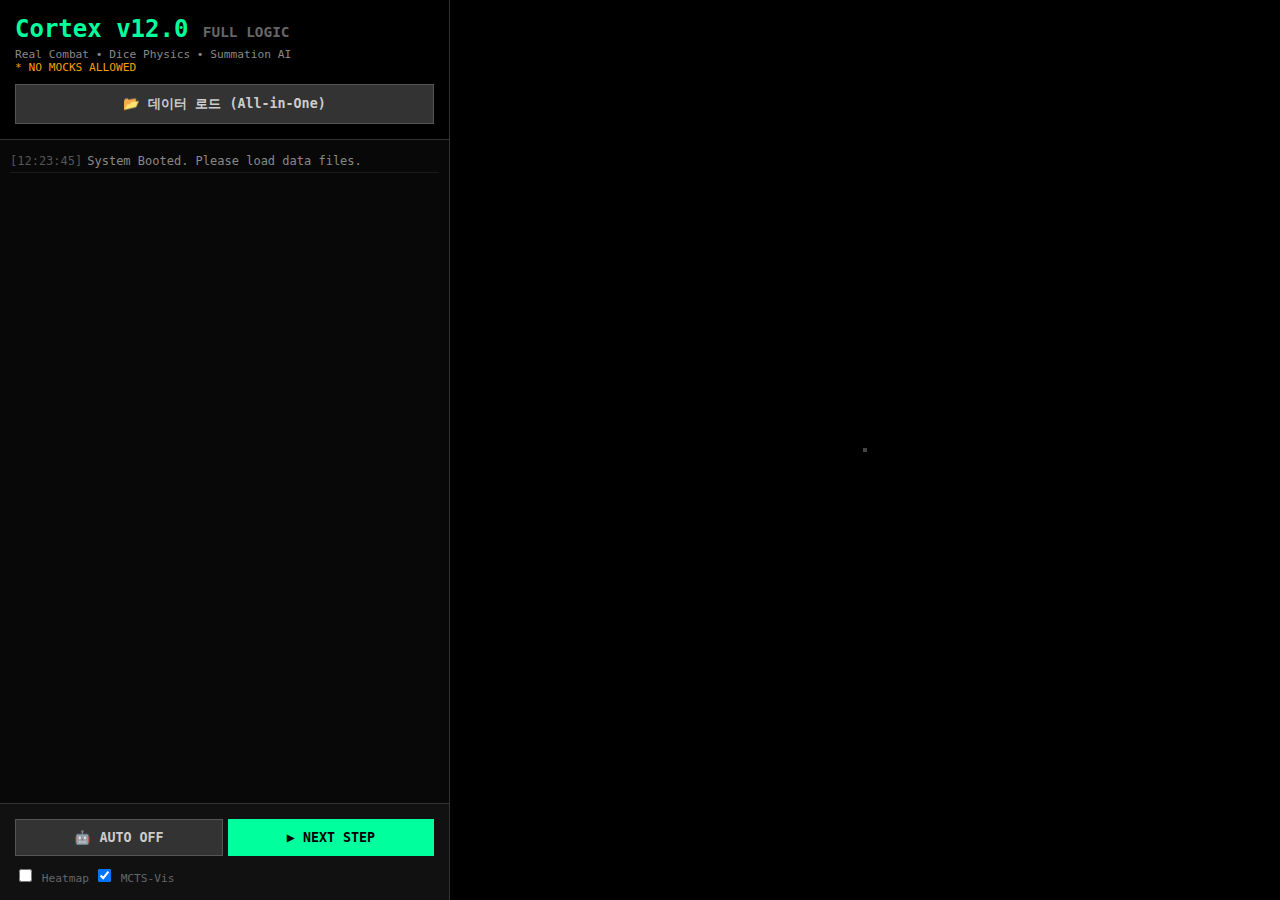
<file: 12081208_first_modulization_5_wip/Vermilion_Simulator/index.html>
<!-- Vermilion_Simulator/index.html -->
<!DOCTYPE html>
<html lang="ko">

<head>
    <meta charset="UTF-8">
    <title>VQA: Cortex v12.0 Integrated Simulator (AAA Engine)</title>
    <link rel="stylesheet" href="css/style.css">
</head>

<body>

    <div class="sidebar">
        <div class="header">
            <h2 style="margin:0; color:var(--accent);">Cortex v12.0 <small style="color:#666; font-size:0.6em;">FULL
                    LOGIC</small></h2>
            <div style="font-size:0.7rem; color:#888; margin-top:5px;">
                Real Combat • Dice Physics • Summation AI<br>
                <span style="color:var(--warn);">* NO MOCKS ALLOWED</span>
            </div>
            <input type="file" id="inFiles" multiple style="display:none" onchange="Loader.handleFiles(this)">
            <button onclick="document.getElementById('inFiles').click()" class="btn"
                style="width:100%; margin-top:10px;">📂 데이터 로드 (All-in-One)</button>
        </div>
        <div class="log-area" id="gameLog"></div>
        <div class="ctrl-panel">
            <div style="display:flex; gap:5px;">
                <button onclick="Engine.toggleAuto()" class="btn" style="flex:1;" id="btnAuto">🤖 AUTO OFF</button>
                <button onclick="Engine.next()" class="btn primary" style="flex:1;">▶ NEXT STEP</button>
            </div>
            <div style="display:flex; gap:5px; font-size:0.7rem; color:#666;">
                <label><input type="checkbox" id="chkHeat" onchange="Renderer.draw()"> Heatmap</label>
                <label><input type="checkbox" id="chkMCTS" checked> MCTS-Vis</label>
            </div>
        </div>
    </div>

    <div class="main-view">
        <div class="grid-layer" id="gridLayer"></div>
        <canvas class="debug-layer" id="debugCanvas"></canvas>
    </div>

    <!-- Scripts Order Matters -->
    <script src="js/config.js"></script> <!-- Rules, DB -->
    <script src="js/utils.js"></script>
    <!-- Logger, Loader, VirtualWorld dependencies? Wait, VirtualWorld needs Dice -->
    <!-- Circular dependency check: Utils contains Logger (independent), Loader (independent), VirtualWorld (needs DiceSystem) -->
    <!-- So Dice must be loaded BEFORE Utils? Or Utils split? -->
    <!-- VirtualWorld in utils.js uses DiceSystem.getExpected. DiceSystem is in dice.js. So dice.js FIRST. -->

    <script src="js/dice.js"></script> <!-- DiceSystem -->
    <script src="js/utils.js"></script> <!-- Logger, Loader, VirtualWorld (now safe) -->
    <script src="js/state.js"></script> <!-- State -->
    <script src="js/physics.js"></script> <!-- Physics, TrapSystem -->
    <script src="js/systems.js"></script> <!-- Corruption, Loot, etc -->
    <script src="js/combat.js"></script> <!-- CombatEngine, KeywordSystem, Equipment, CustomCardLogic -->
    <script src="js/ai.js"></script> <!-- EnemyBrain, SquadAI, MCTSNode, PersonaSystem -->
    <script src="js/renderer.js"></script> <!-- Renderer -->
    <script src="js/engine.js"></script> <!-- Engine -->
    <script src="js/main.js"></script> <!-- Bootstrapper -->

</body>

</html>
</file>
<file: 12081208_first_modulization_5_wip/Vermilion_CharDB/css/style.css>
/* Vermilion_CharDB/css/style.css */
:root {
    --bg: #121212;
    --panel: #1e1e1e;
    --accent: #8b5cf6;
    --text: #ececec;
    --code-bg: #111;
}

body {
    font-family: 'Segoe UI', sans-serif;
    background: var(--bg);
    color: var(--text);
    padding: 20px;
    display: flex;
    gap: 20px;
    height: 100vh;
    overflow: hidden;
    box-sizing: border-box;
}

/* Layout */
.list-panel {
    width: 280px;
    background: var(--panel);
    border: 1px solid #333;
    overflow-y: auto;
    padding: 10px;
    border-radius: 8px;
    display: flex;
    flex-direction: column;
}

.detail-panel {
    flex: 1;
    background: var(--panel);
    border: 1px solid #333;
    padding: 20px;
    border-radius: 8px;
    overflow-y: auto;
    display: flex;
    flex-direction: column;
}

h2,
h3 {
    margin-top: 0;
    color: var(--accent);
    border-bottom: 1px solid #444;
    padding-bottom: 10px;
}

/* List Items */
.char-item {
    padding: 12px;
    border-bottom: 1px solid #333;
    cursor: pointer;
    transition: 0.2s;
    display: flex;
    justify-content: space-between;
    align-items: center;
}

.char-item:hover {
    background: #333;
    color: white;
}

.char-item.active {
    background: var(--accent);
    color: white;
    font-weight: bold;
}

.role-badge {
    font-size: 0.7rem;
    background: rgba(0, 0, 0, 0.3);
    padding: 2px 6px;
    border-radius: 4px;
}

/* Detail View */
.stat-row {
    display: flex;
    gap: 20px;
    margin-bottom: 20px;
    background: #2a2a2a;
    padding: 15px;
    border-radius: 6px;
}

.card-grid {
    display: grid;
    grid-template-columns: repeat(3, 1fr);
    gap: 10px;
    margin-bottom: 20px;
}

.card-box {
    background: #252525;
    border: 1px solid #444;
    padding: 10px;
    border-radius: 6px;
}

.card-head {
    color: var(--accent);
    font-weight: bold;
    margin-bottom: 5px;
    display: flex;
    justify-content: space-between;
}

/* AI Logic Section */
.ai-section {
    background: #1a1a1a;
    border: 1px dashed #555;
    padding: 15px;
    border-radius: 6px;
    margin-top: auto;
}

.json-view {
    font-family: monospace;
    font-size: 0.8rem;
    color: #a3e635;
    background: #000;
    padding: 10px;
    border-radius: 4px;
    white-space: pre-wrap;
    height: 150px;
    overflow-y: auto;
    border: 1px solid #333;
}

/* Inputs & Buttons */
.btn {
    padding: 10px;
    background: #333;
    color: white;
    border: 1px solid #555;
    cursor: pointer;
    border-radius: 4px;
    font-weight: bold;
    transition: 0.2s;
}

.btn:hover {
    border-color: var(--accent);
    color: var(--accent);
}

.btn.save {
    background: var(--accent);
    color: white;
    border: none;
    width: 100%;
    margin-top: auto;
}

input,
textarea {
    background: #333;
    color: white;
    border: 1px solid #555;
    padding: 6px;
    width: 100%;
    box-sizing: border-box;
    border-radius: 4px;
}

label {
    color: #aaa;
    font-size: 0.8rem;
    display: block;
    margin-bottom: 3px;
    margin-top: 8px;
}
</file>
<file: 12081208_first_modulization_5_wip/Vermilion_EnemyCalc/css/style.css>
/* Vermilion_EnemyCalc/css/style.css */
:root {
    --bg-dark: #121212;
    --bg-panel: #1e1e1e;
    --bg-item: #2d2d2d;
    --border: #333;
    --accent: #f59e0b;
    --blue: #3b82f6;
    --green: #10b981;
    --red: #ef4444;
    --yellow: #fbbf24;
    --text-main: #ececec;
    --text-dim: #a1a1aa;
}

* {
    box-sizing: border-box;
    user-select: none;
}

body {
    font-family: 'Segoe UI', sans-serif;
    background-color: var(--bg-dark);
    color: var(--text-main);
    margin: 0;
    height: 100vh;
    display: flex;
    flex-direction: column;
    overflow: hidden;
}

.workspace {
    display: flex;
    flex: 1;
    overflow: hidden;
}

.sidebar {
    width: 340px;
    background: #18181b;
    border-right: 1px solid var(--border);
    display: flex;
    flex-direction: column;
    padding: 15px;
    gap: 20px;
    overflow-y: auto;
    z-index: 20;
}

.main-panel {
    flex: 1;
    display: flex;
    flex-direction: column;
    padding: 20px;
    gap: 15px;
    overflow-y: auto;
    background: var(--bg-dark);
    position: relative;
}

.bottom-bar {
    height: 80px;
    background: #000;
    border-top: 1px solid var(--accent);
    padding: 10px 20px;
    display: flex;
    flex-direction: column;
    justify-content: center;
    flex-shrink: 0;
}

h3 {
    margin: 0 0 10px 0;
    font-size: 1rem;
    color: var(--accent);
    text-transform: uppercase;
    letter-spacing: 1px;
}

label {
    font-size: 0.85rem;
    color: var(--text-dim);
    display: block;
    margin-bottom: 5px;
}

input[type="number"] {
    background: #27272a;
    border: 1px solid #3f3f46;
    color: white;
    padding: 4px 8px;
    border-radius: 4px;
    width: 60px;
    text-align: center;
    font-weight: bold;
}

input[type=range] {
    width: 100%;
    accent-color: var(--accent);
    cursor: pointer;
}

input[type="text"] {
    background: #27272a;
    border: 1px solid #3f3f46;
    color: var(--accent);
    padding: 6px 10px;
    border-radius: 4px;
    width: 200px;
    font-weight: bold;
    font-size: 1rem;
}

.btn {
    background: #333;
    color: white;
    border: 1px solid #555;
    padding: 6px 12px;
    border-radius: 4px;
    cursor: pointer;
    font-size: 0.85rem;
    transition: all 0.2s;
}

.btn:hover {
    border-color: var(--accent);
    color: var(--accent);
}

.btn.active {
    background: var(--yellow);
    color: black;
    border-color: var(--yellow);
    font-weight: bold;
}

.btn.save {
    background: var(--accent);
    color: black;
    font-weight: bold;
    border: none;
    padding: 8px 16px;
    font-size: 0.9rem;
}

.btn.save:hover {
    background: #d97706;
}

.btn.file-io {
    width: 100%;
    margin-bottom: 5px;
    text-align: left;
    display: flex;
    justify-content: space-between;
}

#global-tooltip {
    position: fixed;
    background: rgba(0, 0, 0, 0.95);
    color: #fff;
    padding: 12px;
    border-radius: 6px;
    border: 1px solid #52525b;
    font-size: 0.85rem;
    max-width: 350px;
    pointer-events: none;
    z-index: 10000;
    display: none;
    white-space: pre-wrap;
    box-shadow: 0 4px 15px rgba(0, 0, 0, 0.5);
    line-height: 1.5;
}

#global-tooltip strong {
    color: var(--accent);
    display: block;
    margin-bottom: 6px;
    border-bottom: 1px solid #444;
    padding-bottom: 4px;
    font-size: 0.95rem;
}

.palette-grid {
    display: flex;
    flex-wrap: wrap;
    gap: 8px;
}

.token {
    background: var(--bg-item);
    border: 1px solid var(--border);
    padding: 6px 10px;
    border-radius: 6px;
    font-size: 0.8rem;
    cursor: grab;
    display: inline-flex;
    align-items: center;
    gap: 6px;
    transition: transform 0.1s, border-color 0.1s;
}

.token:hover {
    border-color: var(--accent);
    transform: translateY(-1px);
    background: #3f3f46;
}

.token.act {
    border-left: 3px solid #9ca3af;
}

.token.key {
    border-left: 3px solid #8b5cf6;
}

.token.pas {
    border-left: 3px solid #10b981;
}

.token.prio {
    border-left: 3px solid #d946ef;
    background: #2a202a;
}

.graph-wrapper {
    position: relative;
    height: 120px;
    background: #27272a;
    border-radius: 8px;
    margin-top: 10px;
    padding: 10px 20px 40px 20px;
}

.graph-svg {
    position: absolute;
    top: 10px;
    left: 20px;
    right: 20px;
    bottom: 45px;
    width: calc(100% - 40px);
    height: calc(100% - 55px);
    z-index: 5;
    overflow: visible;
}

.graph-points {
    position: absolute;
    top: 10px;
    left: 20px;
    right: 20px;
    bottom: 45px;
    z-index: 20;
    pointer-events: none;
}

.g-point {
    position: absolute;
    width: 24px;
    height: 24px;
    margin-left: -12px;
    margin-top: -12px;
    border-radius: 50%;
    background: #444;
    border: 2px solid #fff;
    cursor: pointer;
    pointer-events: auto;
    display: flex;
    align-items: center;
    justify-content: center;
    font-size: 0.7rem;
    font-weight: bold;
    color: white;
    transition: all 0.2s;
    z-index: 30;
}

.g-point:hover {
    transform: scale(1.2);
    z-index: 40;
    border-color: var(--accent);
}

.g-point.yellow {
    background: var(--yellow);
    border-color: #fff;
    color: black;
    box-shadow: 0 0 10px var(--yellow);
}

.g-label {
    position: absolute;
    top: -20px;
    left: 50%;
    transform: translateX(-50%);
    font-size: 0.7rem;
    color: #aaa;
    white-space: nowrap;
}

.prob-slider-container {
    position: absolute;
    left: 20px;
    right: 20px;
    bottom: 10px;
    height: 24px;
    background: #111;
    border-radius: 12px;
    display: flex;
    overflow: hidden;
}

.zone {
    height: 100%;
    display: flex;
    align-items: center;
    justify-content: center;
    font-size: 0.7rem;
    font-weight: bold;
    color: white;
}

.zone.b {
    background: var(--blue);
}

.zone.g {
    background: var(--green);
}

.zone.r {
    background: var(--red);
}

.slider-handle {
    position: absolute;
    top: 0;
    bottom: 0;
    width: 6px;
    background: white;
    cursor: ew-resize;
    z-index: 15;
    box-shadow: 0 0 5px black;
}

.zones-container {
    display: flex;
    gap: 10px;
    min-height: 350px;
    overflow-x: auto;
    padding-bottom: 10px;
}

.action-column {
    min-width: 200px;
    flex: 1;
    background: var(--bg-panel);
    border-radius: 8px;
    border-top: 4px solid #555;
    display: flex;
    flex-direction: column;
    padding: 10px;
    transition: all 0.3s;
}

.action-column.b {
    border-color: var(--blue);
}

.action-column.g {
    border-color: var(--green);
}

.action-column.r {
    border-color: var(--red);
}

.action-column.y {
    border-color: var(--yellow);
    background: #2a2210;
    min-width: 180px;
    max-width: 220px;
}

.action-column.p {
    border-color: #10b981;
    max-width: 200px;
}

.drop-area {
    flex: 1;
    background: #141414;
    border: 2px dashed #333;
    border-radius: 6px;
    padding: 8px;
    overflow-y: auto;
    display: flex;
    flex-direction: column;
    gap: 5px;
    min-height: 100px;
    transition: all 0.2s;
}

.drop-area.disabled {
    opacity: 0.4;
    pointer-events: none;
    border-style: dotted;
}

.drop-area.drag-over {
    border-color: var(--accent);
    background: #1a1a1a;
}

.dropped-item {
    background: #2d2d2d;
    padding: 6px 8px;
    border-radius: 4px;
    display: flex;
    align-items: center;
    justify-content: space-between;
    font-size: 0.85rem;
    border-left: 3px solid #555;
}

.dropped-item.act {
    border-color: #9ca3af;
}

.dropped-item.key {
    border-color: #6366f1;
}

.dropped-item.pas {
    border-color: #10b981;
}

.dropped-item.prio {
    border-color: #d946ef;
}

.dropped-item input {
    width: 35px;
    height: 20px;
    padding: 0;
    font-size: 0.8rem;
    margin-left: auto;
    margin-right: 5px;
}

.del-btn {
    color: #ef4444;
    cursor: pointer;
    font-weight: bold;
}

.tier-track {
    position: relative;
    height: 30px;
    background: #222;
    border-radius: 15px;
    display: flex;
    overflow: hidden;
    margin-top: 5px;
}

.tier-seg {
    flex: 1;
    display: flex;
    align-items: center;
    justify-content: center;
    font-size: 0.75rem;
    font-weight: bold;
    color: rgba(255, 255, 255, 0.7);
    border-right: 1px solid rgba(0, 0, 0, 0.3);
}

.t6 {
    background: #15803d;
}

.t5 {
    background: #4d7c0f;
}

.t4 {
    background: #a16207;
}

.t3 {
    background: #b45309;
}

.t2 {
    background: #c2410c;
}

.t1 {
    background: #b91c1c;
}

.tier-marker {
    position: absolute;
    top: -5px;
    bottom: -5px;
    width: 4px;
    background: white;
    box-shadow: 0 0 10px white;
    z-index: 50;
    transition: left 0.3s ease-out;
}

.tier-label {
    position: absolute;
    top: -30px;
    left: 50%;
    transform: translateX(-50%);
    background: var(--accent);
    color: #000;
    padding: 2px 6px;
    border-radius: 4px;
    font-weight: bold;
    font-size: 0.8rem;
    white-space: nowrap;
}

.tier-label::after {
    content: '';
    position: absolute;
    top: 100%;
    left: 50%;
    margin-left: -4px;
    border-width: 4px;
    border-style: solid;
    border-color: var(--accent) transparent transparent transparent;
}

/* Context Panel */
.status-header {
    display: flex;
    flex-direction: column;
    gap: 10px;
    background: var(--bg-panel);
    padding: 15px;
    border-radius: 8px;
    border: 1px solid var(--border);
}

.stat-row {
    display: flex;
    justify-content: space-between;
    align-items: center;
}

.ctx-box {
    background: #371b1b;
    padding: 8px;
    border-radius: 4px;
    border: 1px solid #ef4444;
    display: flex;
    align-items: center;
    gap: 10px;
}

.big-etv {
    font-size: 2rem;
    font-weight: bold;
    color: var(--accent);
    text-align: right;
}

.save-controls {
    display: flex;
    gap: 10px;
    align-items: center;
}

.io-panel {
    margin-top: auto;
    border-top: 1px solid #333;
    padding-top: 15px;
}

.db-list-item {
    font-size: 0.8rem;
    border-bottom: 1px solid #333;
    padding: 5px;
    cursor: pointer;
    display: flex;
    justify-content: space-between;
}

.db-list-item:hover {
    background: #333;
    color: white;
}
</file>
<file: 12081208_first_modulization_5_wip/Vermilion_EquipmentCalc/css/formula.css>
/* Formula Display */
.formula-bar {
    background: #111;
    border: 1px solid #333;
    border-radius: 6px;
    padding: 8px 12px;
    margin-bottom: 2px;
    /* Pull closer to bottom bar */
    font-family: 'Consolas', 'Monaco', monospace;
    font-size: 0.85rem;
    color: #ccc;
    display: flex;
    flex-wrap: wrap;
    align-items: center;
    gap: 8px;
    min-height: 40px;
    flex-shrink: 0;
}

.f-term {
    display: inline-flex;
    flex-direction: column;
    align-items: center;
    position: relative;
    cursor: help;
    padding: 2px 4px;
    border-radius: 4px;
    transition: background 0.2s;
}

.f-term:hover {
    background: #333;
    color: white;
}

.f-val {
    font-weight: bold;
    color: var(--accent);
}

.f-sub {
    font-size: 0.7rem;
    color: #777;
    margin-top: -2px;
}

.f-op {
    color: #555;
    font-weight: bold;
}

.f-desc {
    display: none;
    /* Handled by main tooltip */
}
</file>
<file: 12081208_first_modulization_5_wip/Vermilion_GameClient/css/style.css>
:root {
    --bg-color: #0d0d10;
    --panel-color: #1a1a20;
    --accent-blue: #4da6ff;
    --accent-red: #ff4d4d;
    --accent-green: #4dff88;
    --text-color: #e0e0e0;
    --card-width: 80px;
    --card-height: 110px;
    --grid-gap: 8px;
}

body {
    margin: 0;
    padding: 0;
    width: 100vw;
    height: 100vh;
    background-color: #000;
    display: flex;
    justify-content: center;
    align-items: center;
    font-family: 'Outfit', sans-serif;
    color: var(--text-color);
    overflow: hidden;
}

#app-container {
    aspect-ratio: 16/9;
    width: 100%;
    max-height: 100vh;
    background-color: var(--bg-color);
    position: relative;
    box-shadow: 0 0 50px rgba(0, 0, 0, 0.5);
}

/* LOBBY SCREEN */
#lobby-screen {
    position: absolute;
    width: 100%;
    height: 100%;
    background: linear-gradient(135deg, #111 0%, #050505 100%);
    z-index: 100;
    display: flex;
    flex-direction: column;
    justify-content: center;
    align-items: center;
}

#lobby-screen.hidden,
#game-screen.hidden {
    display: none;
}

.logo {
    font-size: 4rem;
    font-weight: 700;
    letter-spacing: 0.5rem;
    color: var(--accent-red);
    text-shadow: 0 0 20px rgba(255, 77, 77, 0.5);
    margin-bottom: 3rem;
    animation: pulse 3s infinite ease-in-out;
}

.lobby-content {
    display: flex;
    gap: 4rem;
    margin-bottom: 3rem;
}

.char-select,
.equip-select {
    background: rgba(255, 255, 255, 0.05);
    padding: 2rem;
    border-radius: 12px;
    border: 1px solid rgba(255, 255, 255, 0.1);
    width: 300px;
    height: 50vh;
    /* Fixed height relative to viewport */
    max-height: 600px;
    display: flex;
    flex-direction: column;
}

#char-list,
#equip-list {
    flex-grow: 1;
    overflow-y: auto;
    margin-top: 1rem;
    border-top: 1px solid rgba(255, 255, 255, 0.1);
    padding-top: 1rem;
}

/* Scrollbar Styling */
::-webkit-scrollbar {
    width: 8px;
}

::-webkit-scrollbar-track {
    background: rgba(0, 0, 0, 0.3);
}

::-webkit-scrollbar-thumb {
    background: #444;
    border-radius: 4px;
}

::-webkit-scrollbar-thumb:hover {
    background: #666;
}

.primary-btn {
    padding: 1rem 3rem;
    font-size: 1.5rem;
    background: var(--accent-red);
    color: #fff;
    border: none;
    border-radius: 4px;
    cursor: pointer;
    transition: transform 0.2s, box-shadow 0.2s;
}

.primary-btn:hover {
    transform: scale(1.05);
    box-shadow: 0 0 30px rgba(255, 77, 77, 0.6);
}

/* GAME SCREEN - GRID LAYOUT */
#game-screen {
    display: grid;
    width: 100%;
    height: 100%;
    grid-template-columns: repeat(5, 1fr);
    grid-template-rows: repeat(5, 1fr);
    gap: var(--grid-gap);
    padding: var(--grid-gap);
    box-sizing: border-box;
}

/* 1. Player Panel (Left Column) */
#player-panel {
    grid-column: 1 / 2;
    grid-row: 1 / 6;
    background: var(--panel-color);
    border-radius: 8px;
    padding: 1rem;
    display: flex;
    flex-direction: column;
    border-right: 2px solid rgba(255, 255, 255, 0.05);
}

.panel-header h2 {
    margin: 0;
    color: var(--accent-blue);
}

#p-class {
    color: #888;
    font-size: 0.9rem;
}

.equipment-slots {
    flex-grow: 1;
    display: flex;
    flex-direction: column;
    gap: 1rem;
    justify-content: center;
    margin: 2rem 0;
}

.slot {
    display: flex;
    align-items: center;
    gap: 1rem;
    background: rgba(0, 0, 0, 0.3);
    padding: 0.5rem;
    border-radius: 6px;
    border: 1px solid transparent;
    transition: all 0.3s;
}

.slot:hover {
    border-color: var(--accent-blue);
}

.status-bar {
    margin-top: auto;
}

.hp-bar-bg {
    width: 100%;
    height: 20px;
    background: #333;
    border-radius: 4px;
    overflow: hidden;
    margin: 0.5rem 0;
}

.hp-bar-fill {
    height: 100%;
    background: linear-gradient(90deg, #ff4d4d, #ff9999);
    transition: width 0.5s cubic-bezier(0.4, 0, 0.2, 1);
}

.tokens {
    display: flex;
    gap: 1rem;
    margin-top: 1rem;
}

.token {
    font-size: 1.2rem;
}

/* 2. Enemy Panel (Right Column) */
#enemy-panel {
    grid-column: 5 / 6;
    grid-row: 1 / 6;
    background: var(--panel-color);
    padding: 1rem;
    border-left: 2px solid rgba(255, 255, 255, 0.05);
    display: flex;
    flex-direction: column;
}

.enemy-list-container {
    flex-grow: 1;
    overflow-y: auto;
}

.action-bar-system {
    margin-top: auto;
    background: rgba(0, 0, 0, 0.5);
    padding: 1rem;
    border-radius: 8px;
}

.bar-segments {
    display: flex;
    height: 10px;
    margin-bottom: 1rem;
    border-radius: 5px;
    overflow: hidden;
}

.segment {
    flex: 1;
    text-align: center;
    font-size: 0;
    transition: opacity 0.3s;
    opacity: 0.3;
}

.segment.active {
    opacity: 1;
    box-shadow: 0 0 10px currentColor;
}

.segment.blue {
    background-color: #4da6ff;
}

.segment.green {
    background-color: #4dff88;
}

.segment.red {
    background-color: #ff4d4d;
}

.segment.yellow {
    background-color: #ffcc00;
}

/* 3. Top Bar */
#top-bar {
    grid-column: 2 / 5;
    grid-row: 1 / 2;
    /* CSS Row 1 is Top in Grid, but logic says y=5 is top. */
    display: flex;
    justify-content: space-between;
    align-items: center;
    padding: 0 2rem;
    background: rgba(0, 0, 0, 0.8);
    border-bottom: 1px solid rgba(255, 255, 255, 0.1);
    border-radius: 8px;
}

.game-info {
    font-size: 1.2rem;
    font-weight: 600;
}

.phase-indicator {
    font-size: 1.5rem;
    font-weight: 700;
    color: var(--accent-blue);
    text-shadow: 0 0 10px rgba(77, 166, 255, 0.5);
}

/* 4. Map Area */
#map-area {
    grid-column: 2 / 5;
    grid-row: 2 / 5;
    position: relative;
    display: flex;
    justify-content: center;
    align-items: center;
    background: #15151a;
    border-radius: 12px;
    overflow: hidden;
    /* Cartesian transform simulation? No, just render grids correctly. */
}

#grid-map {
    display: grid;
    grid-template-columns: repeat(3, 100px);
    grid-template-rows: repeat(3, 100px);
    gap: 10px;
    transform-style: preserve-3d;
    perspective: 1000px;
    transform: rotateX(20deg);
    /* Slight 3D Tilt for Board Game feel */
}

.map-tile {
    width: 100px;
    height: 100px;
    display: flex;
    justify-content: center;
    align-items: center;
    font-size: 2rem;
    position: relative;
    border-radius: 8px;
    transition: transform 0.2s, box-shadow 0.2s;
    cursor: pointer;
}

.tile-muscle {
    background: repeating-linear-gradient(45deg, #300, #300 10px, #400 10px, #400 20px);
    border: 2px solid #600;
}

.tile-bone {
    background: repeating-linear-gradient(45deg, #333, #333 10px, #444 10px, #444 20px);
    border: 2px solid #888;
    box-shadow: inset 0 0 20px rgba(0, 0, 0, 0.8);
}

.map-tile.highlight-move {
    box-shadow: 0 0 20px var(--accent-green);
    border-color: var(--accent-green);
}

.map-tile.highlight-attack {
    box-shadow: 0 0 20px var(--accent-red);
    border-color: var(--accent-red);
}

.unit {
    position: absolute;
    width: 80%;
    height: 80%;
    display: flex;
    justify-content: center;
    align-items: center;
    font-size: 3rem;
    text-shadow: 0 5px 10px rgba(0, 0, 0, 0.5);
    transition: transform 0.3s cubic-bezier(0.175, 0.885, 0.32, 1.275);
}

.unit.shake {
    animation: shake 0.5s;
}

/* 5. Bottom Area (Hand) */
#bottom-area {
    grid-column: 2 / 5;
    grid-row: 5 / 6;
    display: flex;
    justify-content: center;
    align-items: flex-end;
    padding-bottom: 30px;
    gap: 2rem;
}

.card {
    width: var(--card-width);
    height: var(--card-height);
    background: #fff;
    color: #000;
    border-radius: 8px;
    display: flex;
    flex-direction: column;
    justify-content: center;
    align-items: center;
    font-weight: 700;
    cursor: pointer;
    transition: transform 0.2s;
    box-shadow: 0 5px 15px rgba(0, 0, 0, 0.3);
    user-select: none;
}

.card:hover {
    transform: translateY(-20px) scale(1.1);
    z-index: 10;
}

.card.burning {
    animation: burn 0.5s forwards;
}

.card-type {
    font-size: 0.8rem;
    color: #555;
}

.card-name {
    font-size: 1rem;
    text-align: center;
}

@keyframes pulse {
    0% {
        opacity: 0.8;
        transform: scale(1);
    }

    50% {
        opacity: 1;
        transform: scale(1.05);
    }

    100% {
        opacity: 0.8;
        transform: scale(1);
    }
}

@keyframes shake {
    0% {
        transform: translateX(0);
    }

    25% {
        transform: translateX(-5px) rotate(-5deg);
        filter: hue-rotate(90deg);
    }

    75% {
        transform: translateX(5px) rotate(5deg);
    }

    100% {
        transform: translateX(0);
    }
}

@keyframes burn {
    0% {
        filter: sepia(0);
        opacity: 1;
    }

    50% {
        filter: sepia(1) hue-rotate(-50deg) saturate(5);
        transform: scale(0.8);
    }

    100% {
        opacity: 0;
        transform: scale(0) translateY(-50px);
    }
}

.hidden {
    display: none !important;
}
</file>
<file: 12081208_first_modulization_5_wip/Vermilion_GameClient_2/css/styles.css>
:root {
  --bg: #0d0e13;
  --panel: #1a1d27;
  --accent: #ff4d4d;
  --accent-blue: #4da6ff;
  --accent-green: #4dff88;
  --text: #e7e7ea;
  --muted: #a0a4b8;
  --grid-gap: 8px;
}

* {
  box-sizing: border-box;
}

body {
  margin: 0;
  font-family: 'Outfit', sans-serif;
  background: #000;
  color: var(--text);
  display: flex;
  align-items: center;
  justify-content: center;
  min-height: 100vh;
}

#app {
  width: 100vw;
  height: 100vh;
  display: flex;
  align-items: center;
  justify-content: center;
}

.screen {
  width: 100%;
  height: 100%;
  display: flex;
  flex-direction: column;
  align-items: center;
  justify-content: center;
}

.hidden {
  display: none !important;
}

.lobby-header {
  text-align: center;
  margin-bottom: 2rem;
}

.lobby-header h1 {
  font-size: 3rem;
  letter-spacing: 0.4rem;
  color: var(--accent);
  text-shadow: 0 0 20px rgba(255, 77, 77, 0.5);
}

.lobby-grid {
  display: grid;
  grid-template-columns: repeat(3, minmax(240px, 1fr));
  gap: 1.5rem;
  width: 80%;
  max-width: 1100px;
}

.panel {
  background: rgba(255, 255, 255, 0.05);
  border-radius: 12px;
  padding: 1.5rem;
  border: 1px solid rgba(255, 255, 255, 0.08);
  display: flex;
  flex-direction: column;
  gap: 1rem;
  min-height: 420px;
}

.scroll-list {
  flex: 1;
  overflow-y: auto;
  display: flex;
  flex-direction: column;
  gap: 0.5rem;
  padding-right: 0.5rem;
}

.scroll-list::-webkit-scrollbar {
  width: 8px;
}

.scroll-list::-webkit-scrollbar-thumb {
  background: rgba(255, 255, 255, 0.1);
  border-radius: 4px;
}

.list-item {
  padding: 0.8rem;
  border-radius: 8px;
  background: rgba(0, 0, 0, 0.3);
  border: 1px solid transparent;
  cursor: pointer;
  transition: 0.2s ease;
}

.list-item:hover {
  border-color: var(--accent-blue);
  transform: translateX(4px);
}

.list-item.selected {
  border-color: var(--accent);
  box-shadow: 0 0 12px rgba(255, 77, 77, 0.4);
}

.summary {
  background: rgba(0, 0, 0, 0.4);
  padding: 1rem;
  border-radius: 8px;
  min-height: 200px;
  line-height: 1.6;
}

.primary,
.secondary {
  border: none;
  border-radius: 6px;
  padding: 0.7rem 1.2rem;
  font-weight: 600;
  cursor: pointer;
  transition: transform 0.2s ease, box-shadow 0.2s ease;
}

.primary {
  background: var(--accent);
  color: #fff;
}

.secondary {
  background: rgba(255, 255, 255, 0.12);
  color: #fff;
}

.primary:hover,
.secondary:hover {
  transform: scale(1.03);
}

#game-grid {
  width: 100%;
  height: 100%;
  display: grid;
  grid-template-columns: repeat(5, 1fr);
  grid-template-rows: repeat(5, 1fr);
  gap: var(--grid-gap);
  padding: var(--grid-gap);
  background: var(--bg);
  aspect-ratio: 16/9;
}

.card-panel {
  background: var(--panel);
  border-radius: 10px;
  padding: 1rem;
  display: flex;
  flex-direction: column;
  gap: 1rem;
}

#player-panel {
  grid-column: 1 / 2;
  grid-row: 1 / 6;
}

#enemy-panel {
  grid-column: 5 / 6;
  grid-row: 1 / 6;
}

.panel-title h2 {
  margin: 0;
  color: var(--accent-blue);
}

.equipment {
  display: flex;
  flex-direction: column;
  gap: 0.8rem;
}

.slot {
  display: flex;
  align-items: center;
  gap: 0.8rem;
  background: rgba(0, 0, 0, 0.3);
  padding: 0.6rem;
  border-radius: 8px;
  border: 1px solid transparent;
}

.slot:hover {
  border-color: var(--accent-blue);
}

.slot-card {
  flex: 1;
  font-size: 0.85rem;
}

.hp-block {
  background: rgba(0, 0, 0, 0.4);
  padding: 0.8rem;
  border-radius: 8px;
}

.hp-bar {
  height: 14px;
  background: rgba(255, 255, 255, 0.1);
  border-radius: 8px;
  overflow: hidden;
  margin: 0.4rem 0;
}

.hp-fill {
  height: 100%;
  width: 100%;
  background: linear-gradient(90deg, #ff4d4d, #ff9999);
  transition: width 0.4s ease;
}

.token-row {
  display: flex;
  gap: 1rem;
}

#top-bar {
  grid-column: 2 / 5;
  grid-row: 1 / 2;
  background: rgba(0, 0, 0, 0.7);
  border-radius: 10px;
  display: flex;
  align-items: center;
  justify-content: space-between;
  padding: 0 1.5rem;
}

#phase-indicator {
  font-weight: 700;
  color: var(--accent-blue);
  text-shadow: 0 0 12px rgba(77, 166, 255, 0.6);
}

#map-area {
  grid-column: 2 / 5;
  grid-row: 2 / 5;
  background: #151823;
  border-radius: 12px;
  position: relative;
  overflow: hidden;
  display: flex;
  align-items: center;
  justify-content: center;
}

#map-grid {
  display: grid;
  grid-template-columns: repeat(3, 120px);
  grid-template-rows: repeat(3, 120px);
  gap: 10px;
  transform-style: preserve-3d;
  transform: rotateX(20deg);
}

.tile {
  width: 120px;
  height: 120px;
  border-radius: 10px;
  position: relative;
  cursor: pointer;
  transition: transform 0.2s ease, box-shadow 0.2s ease;
}

.tile.muscle {
  background: repeating-linear-gradient(45deg, #320, #320 10px, #420 10px, #420 20px);
  border: 2px solid #640;
}

.tile.bone {
  background: repeating-linear-gradient(45deg, #2b2b2b, #2b2b2b 10px, #3a3a3a 10px, #3a3a3a 20px);
  border: 2px solid #999;
  box-shadow: inset 0 0 20px rgba(0, 0, 0, 0.6);
}

.tile.highlight-move {
  animation: pulse-move 1s infinite;
}

.tile.highlight-attack {
  animation: pulse-attack 1s infinite;
}

.unit {
  position: absolute;
  inset: 10px;
  display: flex;
  flex-direction: column;
  align-items: center;
  justify-content: center;
  font-size: 2.5rem;
  text-shadow: 0 6px 12px rgba(0, 0, 0, 0.6);
  transition: transform 0.2s ease;
}

.unit.shake {
  animation: shake 0.5s;
}

.unit-hp {
  width: 70%;
  height: 6px;
  background: rgba(0, 0, 0, 0.6);
  border-radius: 4px;
  overflow: hidden;
  margin-top: 6px;
}

.unit-hp-fill {
  height: 100%;
  background: linear-gradient(90deg, #ff4d4d, #ff9999);
}

#hand-area {
  grid-column: 2 / 5;
  grid-row: 5 / 6;
  display: flex;
  align-items: flex-end;
  justify-content: center;
  gap: 1.5rem;
  padding-bottom: 25px;
}

.hand {
  display: flex;
  gap: 1rem;
}

.card {
  width: 90px;
  height: 120px;
  background: #f8f5ff;
  color: #111;
  border-radius: 10px;
  padding: 0.4rem;
  display: flex;
  flex-direction: column;
  justify-content: space-between;
  cursor: pointer;
  position: relative;
  box-shadow: 0 6px 14px rgba(0, 0, 0, 0.35);
  transition: transform 0.2s ease;
}

.card:hover {
  transform: translateY(-15px) scale(1.08);
}

.card .burn {
  position: absolute;
  bottom: 6px;
  left: 6px;
  font-size: 0.7rem;
  background: rgba(0, 0, 0, 0.6);
  color: #fff;
  border-radius: 4px;
  padding: 2px 6px;
  border: none;
}

.card.resonance {
  border: 2px solid rgba(77, 166, 255, 0.8);
  box-shadow: 0 0 16px rgba(77, 166, 255, 0.7);
}

.card.burning {
  animation: burn 0.5s forwards;
}

.pile {
  width: 90px;
  height: 120px;
  background: rgba(255, 255, 255, 0.1);
  border-radius: 10px;
  display: flex;
  align-items: center;
  justify-content: center;
  flex-direction: column;
  color: #fff;
}

.overlay {
  position: absolute;
  bottom: 30px;
  background: rgba(0, 0, 0, 0.7);
  padding: 1rem 1.5rem;
  border-radius: 12px;
  box-shadow: 0 0 30px rgba(0, 0, 0, 0.6);
}

.dice-row {
  display: flex;
  gap: 1rem;
  margin-bottom: 1rem;
}

.die {
  width: 60px;
  height: 60px;
  background: #f8f8f8;
  border-radius: 10px;
  display: flex;
  flex-direction: column;
  align-items: center;
  justify-content: center;
  font-weight: 700;
  transition: transform 0.3s ease;
}

.die.imprint {
  border: 2px solid #ccc;
}

.die.breakthrough {
  border: 2px solid #ff4d4d;
}

.die.rolling {
  animation: roll 0.5s linear infinite;
}

.overlay-hint {
  position: absolute;
  top: 20px;
  right: 20px;
  background: rgba(0, 0, 0, 0.6);
  padding: 0.6rem 1rem;
  border-radius: 8px;
}

.action-bar {
  margin-top: auto;
  background: rgba(0, 0, 0, 0.4);
  padding: 1rem;
  border-radius: 10px;
}

.bar-track {
  display: flex;
  overflow: hidden;
  border-radius: 6px;
}

.bar {
  flex: 1;
  text-align: center;
  font-size: 0.7rem;
  opacity: 0.4;
  transition: 0.2s ease;
}

.bar.active {
  opacity: 1;
  box-shadow: 0 0 12px currentColor;
}

.bar.blue {
  background: #4da6ff;
}

.bar.green {
  background: #4dff88;
}

.bar.red {
  background: #ff4d4d;
}

.bar.yellow {
  background: #ffcc00;
}

.modal {
  position: fixed;
  inset: 0;
  background: rgba(0, 0, 0, 0.7);
  display: flex;
  align-items: center;
  justify-content: center;
  z-index: 50;
}

.modal-content {
  background: #1c1f2b;
  padding: 2rem;
  border-radius: 12px;
  min-width: 300px;
  text-align: center;
}

.modal-actions {
  display: flex;
  flex-direction: column;
  gap: 0.6rem;
  margin-bottom: 1rem;
}

@keyframes pulse-move {
  0% { box-shadow: 0 0 6px rgba(77, 255, 136, 0.2); }
  50% { box-shadow: 0 0 18px rgba(77, 255, 136, 0.8); }
  100% { box-shadow: 0 0 6px rgba(77, 255, 136, 0.2); }
}

@keyframes pulse-attack {
  0% { box-shadow: 0 0 6px rgba(255, 77, 77, 0.2); }
  50% { box-shadow: 0 0 18px rgba(255, 77, 77, 0.8); }
  100% { box-shadow: 0 0 6px rgba(255, 77, 77, 0.2); }
}

@keyframes roll {
  0% { transform: rotate3d(1, 1, 0, 0deg); }
  100% { transform: rotate3d(1, 1, 0, 360deg); }
}

@keyframes burn {
  0% { opacity: 1; filter: sepia(0); }
  50% { opacity: 0.7; filter: sepia(1) hue-rotate(-40deg); transform: scale(0.9); }
  100% { opacity: 0; transform: scale(0) translateY(-20px); }
}

@keyframes shake {
  0% { transform: translateX(0); }
  25% { transform: translateX(-5px) rotate(-5deg); }
  75% { transform: translateX(5px) rotate(5deg); }
  100% { transform: translateX(0); }
}
</file>
<file: 12081208_first_modulization_5_wip/Vermilion_MapEditor/css/style.css>
/* Vermilion_MapEditor/css/style.css */
:root {
    --bg-dark: #121212;
    --panel: #1e1e1e;
    --border: #333;
    --accent: #10b981;
    --text: #ececec;
    --input-bg: #27272a;
    --void: #000000;
    --bone-color: #e5e5e5;
    --muscle-color: #8b1c1c;
    --range-base: rgba(59, 130, 246, 0.3);
    --range-bonus: rgba(245, 158, 11, 0.4);
}

* {
    box-sizing: border-box;
    user-select: none;
}

body {
    font-family: 'Segoe UI', sans-serif;
    background: var(--bg-dark);
    color: var(--text);
    margin: 0;
    height: 100vh;
    display: flex;
    overflow: hidden;
}

/* Layout */
.sidebar {
    width: 340px;
    background: #18181b;
    border-right: 1px solid var(--border);
    display: flex;
    flex-direction: column;
    z-index: 10;
}

.tab-menu {
    display: flex;
    border-bottom: 1px solid var(--border);
}

.tab-btn {
    flex: 1;
    padding: 10px;
    background: #222;
    color: #888;
    border: none;
    cursor: pointer;
    border-right: 1px solid #333;
    transition: 0.2s;
}

.tab-btn:hover {
    background: #333;
    color: white;
}

.tab-btn.active {
    background: var(--panel);
    color: var(--accent);
    font-weight: bold;
    border-bottom: 2px solid var(--accent);
}

.panel-content {
    padding: 15px;
    overflow-y: auto;
    flex: 1;
    display: none;
}

.panel-content.active {
    display: block;
}

.main-canvas {
    flex: 1;
    background: #050505;
    position: relative;
    overflow: hidden;
    cursor: grab;
    background-image: radial-gradient(#222 1px, transparent 1px);
    background-size: 20px 20px;
}

.main-canvas:active {
    cursor: grabbing;
}

/* Controls */
h3 {
    margin: 0 0 10px 0;
    color: var(--accent);
    font-size: 0.9rem;
    border-bottom: 1px solid #444;
    padding-bottom: 5px;
    display: flex;
    justify-content: space-between;
    align-items: center;
}

label {
    font-size: 0.8rem;
    color: #aaa;
    display: block;
    margin-bottom: 3px;
    margin-top: 8px;
}

input,
select {
    background: var(--input-bg);
    border: 1px solid #444;
    color: white;
    padding: 6px;
    width: 100%;
    border-radius: 4px;
}

.tool-grid {
    display: grid;
    grid-template-columns: repeat(2, 1fr);
    gap: 5px;
}

.tool-btn {
    display: flex;
    align-items: center;
    gap: 8px;
    padding: 8px;
    background: #27272a;
    border: 1px solid #444;
    border-radius: 4px;
    cursor: pointer;
    font-size: 0.85rem;
    transition: 0.1s;
}

.tool-btn:hover {
    background: #333;
    border-color: #666;
}

.tool-btn.active {
    border-color: var(--accent);
    color: var(--accent);
    background: #2a3330;
    font-weight: bold;
}

/* Tool Colors Preview */
.color-box {
    width: 14px;
    height: 14px;
    border-radius: 2px;
    border: 1px solid rgba(255, 255, 255, 0.4);
    display: grid;
    place-items: center;
    font-size: 10px;
    line-height: 1;
}

.enemy-list {
    max-height: 200px;
    overflow-y: auto;
    margin-bottom: 10px;
    border: 1px solid #333;
    border-radius: 4px;
}

.enemy-item {
    padding: 8px;
    border-bottom: 1px solid #333;
    cursor: pointer;
    display: flex;
    justify-content: space-between;
    font-size: 0.85rem;
}

.enemy-item:hover {
    background: #333;
}

.enemy-item.active {
    background: #3f1818;
    color: #fca5a5;
    border-left: 3px solid #ef4444;
}

/* Context Menu */
#contextMenu {
    position: absolute;
    background: #222;
    border: 1px solid var(--accent);
    padding: 5px;
    z-index: 100;
    display: none;
    width: 150px;
    box-shadow: 0 4px 15px rgba(0, 0, 0, 0.8);
    border-radius: 4px;
}

.ctx-item {
    padding: 8px;
    cursor: pointer;
    font-size: 0.85rem;
    transition: 0.1s;
    border-radius: 2px;
}

.ctx-item:hover {
    background: var(--accent);
    color: black;
}

.btn {
    width: 100%;
    padding: 10px;
    border: none;
    border-radius: 4px;
    font-weight: bold;
    cursor: pointer;
    margin-top: 5px;
    transition: 0.2s;
}

.btn:hover {
    opacity: 0.9;
}

.btn-save {
    background: var(--accent);
    color: black;
}

.btn-load {
    background: #333;
    color: white;
    border: 1px solid #555;
}

.warn-box {
    background: #451a1a;
    color: #fca5a5;
    padding: 10px;
    border-radius: 4px;
    font-size: 0.8rem;
    margin-top: 10px;
    display: none;
    border: 1px solid #ef4444;
}

.info-box {
    background: #1a3045;
    color: #7dd3fc;
    padding: 10px;
    border-radius: 4px;
    font-size: 0.8rem;
    margin-top: 10px;
    border: 1px solid #0ea5e9;
}

/* Overlay Control */
.overlay-ctrl {
    margin-top: 15px;
    padding: 10px;
    background: #111;
    border: 1px dashed #444;
    border-radius: 4px;
}

/* History Controls */
.history-ctrl {
    display: flex;
    gap: 5px;
    margin-bottom: 10px;
}

.hist-btn {
    flex: 1;
    padding: 6px;
    background: #333;
    border: 1px solid #555;
    color: #ccc;
    border-radius: 4px;
    cursor: pointer;
    font-size: 0.8rem;
}

.hist-btn:hover {
    background: #444;
    color: white;
}

.hist-btn:disabled {
    opacity: 0.3;
    cursor: not-allowed;
}
</file>
<file: 12081208_first_modulization_5_wip/Vermilion_Simulator/css/style.css>
/* Vermilion_Simulator/css/style.css */
:root {
    --bg: #050505;
    --panel: #111;
    --border: #333;
    --accent: #00ff9d;
    --text: #eee;
    --err: #ff4444;
    --warn: #f59e0b;
}

* {
    box-sizing: border-box;
    user-select: none;
}

body {
    font-family: 'Consolas', monospace;
    background: var(--bg);
    color: var(--text);
    margin: 0;
    height: 100vh;
    display: flex;
    overflow: hidden;
}

/* Layout */
.sidebar {
    width: 450px;
    background: var(--panel);
    border-right: 1px solid var(--border);
    display: flex;
    flex-direction: column;
    z-index: 20;
}

.main-view {
    flex: 1;
    position: relative;
    display: grid;
    place-items: center;
    background: #000;
    overflow: hidden;
}

/* UI Components */
.header {
    padding: 15px;
    background: #000;
    border-bottom: 1px solid var(--border);
}

.log-area {
    flex: 1;
    overflow-y: auto;
    padding: 10px;
    font-size: 0.75rem;
    line-height: 1.5;
    background: #080808;
    font-family: 'D2Coding', monospace;
}

.log-row {
    border-bottom: 1px solid #1a1a1a;
    padding: 2px 0;
    display: flex;
    gap: 5px;
}

.log-time {
    color: #555;
    min-width: 40px;
}

.log-sys {
    color: #888;
}

.log-turn {
    color: #fff;
    background: #222;
    border-left: 3px solid var(--accent);
    margin: 5px 0;
    padding: 4px;
    font-weight: bold;
}

.log-ai {
    color: var(--accent);
}

.log-err {
    color: var(--err);
}

.log-warn {
    color: var(--warn);
}

.log-combat {
    color: #ff7b7b;
}

.log-dice {
    color: #aaddff;
}

/* Grid & Units */
.grid-layer {
    display: grid;
    gap: 1px;
    border: 2px solid #444;
    transition: transform 0.2s;
    position: relative;
    box-shadow: 0 0 50px rgba(0, 0, 0, 0.5);
}

.tile {
    width: 64px;
    height: 64px;
    display: flex;
    justify-content: center;
    align-items: center;
    font-size: 0.6rem;
    color: #444;
    position: relative;
    background: #222;
}

.tile.muscle {
    background: #2a2a2a;
}

.tile.bone {
    background: #404040;
    box-shadow: inset 0 0 5px #000;
}

.tile.wall-s {
    background: #151515;
    border: 2px solid #555;
}

.tile.wall-b {
    background: #000;
    border: 4px solid #555;
}

.tile.spike {
    background: #3f2e2e;
}

.tile.spike::after {
    content: '▲';
    color: #ef4444;
    font-size: 1.5rem;
}

/* Heatmap Overlay */
.tile.heat-danger {
    box-shadow: inset 0 0 20px rgba(255, 0, 0, 0.4);
}

.tile.heat-safe {
    box-shadow: inset 0 0 20px rgba(0, 255, 0, 0.2);
}

.tile.heat-target {
    box-shadow: inset 0 0 20px rgba(255, 255, 0, 0.4);
    border: 1px dashed var(--warn);
}

.unit {
    width: 52px;
    height: 52px;
    border-radius: 50%;
    position: absolute;
    border: 2px solid #fff;
    z-index: 10;
    transition: all 0.3s cubic-bezier(0.25, 0.8, 0.25, 1);
    display: flex;
    flex-direction: column;
    justify-content: center;
    align-items: center;
    font-weight: bold;
    color: black;
    box-shadow: 0 4px 15px rgba(0, 0, 0, 0.8);
}

.unit.player {
    background: linear-gradient(135deg, #3b82f6, #1d4ed8);
    border-color: #93c5fd;
    color: white;
    text-shadow: 0 1px 2px black;
}

.unit.enemy {
    background: linear-gradient(135deg, #ef4444, #b91c1c);
    border-color: #fca5a5;
    color: white;
    text-shadow: 0 1px 2px black;
}

.unit.dead {
    opacity: 0.3;
    filter: grayscale(100%);
    transform: scale(0.8);
    border: 2px dashed #555;
}

.unit.active {
    box-shadow: 0 0 0 3px var(--accent), 0 0 20px var(--accent);
    z-index: 20;
    transform: scale(1.1);
}

.hp-bar {
    position: absolute;
    bottom: -8px;
    width: 44px;
    height: 6px;
    background: #000;
    border-radius: 3px;
    overflow: hidden;
    border: 1px solid #333;
}

.hp-fill {
    height: 100%;
    background: #10b981;
    transition: width 0.2s;
}

.unit.enemy .hp-fill {
    background: #f59e0b;
}

.token-badge {
    position: absolute;
    top: -5px;
    right: -5px;
    background: #000;
    color: white;
    font-size: 0.6rem;
    padding: 2px 4px;
    border-radius: 4px;
    border: 1px solid #555;
    display: flex;
    gap: 2px;
}

/* Debug Overlay */
.debug-layer {
    position: absolute;
    inset: 0;
    pointer-events: none;
    z-index: 50;
}

/* Controls */
.ctrl-panel {
    padding: 15px;
    border-top: 1px solid #333;
    background: #111;
    display: flex;
    flex-direction: column;
    gap: 10px;
}

.btn {
    padding: 10px;
    background: #333;
    color: #ccc;
    border: 1px solid #555;
    cursor: pointer;
    font-family: inherit;
    font-weight: bold;
    transition: 0.2s;
}

.btn:hover {
    border-color: var(--accent);
    color: var(--accent);
}

.btn.primary {
    background: var(--accent);
    color: #000;
    border: none;
}

.btn.primary:hover {
    background: #00cc7d;
}
</file>
<file: 12081208_first_modulization_5_wip/Vermilion_EquipmentCalc/css/style.css>
/* Vermilion_EquipmentCalc/css/style.css */
/* === CSS Reset & Variables === */
:root {
    --bg-dark: #121212;
    --bg-panel: #1e1e1e;
    --bg-item: #2d2d2d;
    --border: #333;
    --accent: #06b6d4;
    --text-main: #ececec;
    --text-dim: #a1a1aa;
    --slot-wep: #ef4444;
    --slot-arm: #3b82f6;
    --slot-boot: #10b981;
    --slot-acc: #d946ef;
    --tier-1: #b91c1c;
    --tier-2: #c2410c;
    --tier-3: #b45309;
    --tier-4: #a16207;
    --tier-5: #4d7c0f;
    --tier-6: #15803d;
    --th-color: #f59e0b;
    --eff-color: #8b5cf6;
    --spec-color: #ec4899;
}

* {
    box-sizing: border-box;
    user-select: none;
}

body {
    font-family: 'Segoe UI', sans-serif;
    background-color: var(--bg-dark);
    color: var(--text-main);
    margin: 0;
    height: 100vh;
    display: flex;
    flex-direction: column;
    overflow: hidden;
}

/* Layout */
.workspace {
    display: flex;
    flex: 1;
    overflow: hidden;
    height: 100%;
}

.sidebar {
    width: 380px;
    min-width: 380px;
    background: #18181b;
    border-right: 1px solid var(--border);
    padding: 15px;
    overflow-y: auto;
    display: flex;
    flex-direction: column;
    gap: 25px;
    z-index: 10;
    box-shadow: 2px 0 10px rgba(0, 0, 0, 0.3);
    flex-shrink: 0;
}

.main {
    flex: 1;
    padding: 20px;
    overflow-y: auto;
    display: flex;
    flex-direction: column;
    gap: 15px;
    background: var(--bg-dark);
    min-width: 0;
}

.bottom-bar {
    height: 90px;
    background: #000;
    border-top: 1px solid var(--accent);
    padding: 10px 20px;
    display: flex;
    flex-direction: column;
    justify-content: center;
    flex-shrink: 0;
    z-index: 20;
}

/* Components */
h3 {
    margin: 0 0 10px 0;
    color: var(--accent);
    font-size: 0.95rem;
    text-transform: uppercase;
    letter-spacing: 1px;
    border-bottom: 1px solid #333;
    padding-bottom: 5px;
}

label {
    font-size: 0.85rem;
    color: var(--text-dim);
    display: block;
    margin-bottom: 5px;
}

input[type="number"] {
    background: #27272a;
    border: 1px solid #3f3f46;
    color: white;
    padding: 4px;
    border-radius: 4px;
    width: 50px;
    text-align: center;
    font-weight: bold;
}

input[type="text"] {
    background: #27272a;
    border: 1px solid #444;
    color: var(--accent);
    padding: 8px;
    border-radius: 4px;
    width: 100%;
    font-weight: bold;
    font-size: 1rem;
}

input[type=range] {
    width: 100%;
    accent-color: var(--accent);
    cursor: pointer;
    margin: 5px 0;
}

select {
    background: #27272a;
    color: white;
    border: 1px solid #444;
    padding: 8px;
    width: 100%;
    border-radius: 4px;
}

/* Slot Buttons */
.slot-selector {
    display: flex;
    gap: 5px;
    flex-shrink: 0;
}

.slot-btn {
    flex: 1;
    padding: 12px;
    border: 1px solid #444;
    background: #222;
    color: #aaa;
    cursor: pointer;
    border-radius: 4px;
    font-weight: bold;
    font-size: 0.9rem;
    transition: all 0.2s;
    text-align: center;
}

.slot-btn:hover {
    background: #333;
}

.slot-btn.active[data-slot="WEP"] {
    background: var(--slot-wep);
    color: white;
    border-color: var(--slot-wep);
}

.slot-btn.active[data-slot="ARM"] {
    background: var(--slot-arm);
    color: white;
    border-color: var(--slot-arm);
}

.slot-btn.active[data-slot="BOOT"] {
    background: var(--slot-boot);
    color: white;
    border-color: var(--slot-boot);
}

.slot-btn.active[data-slot="ACC"] {
    background: var(--slot-acc);
    color: white;
    border-color: var(--slot-acc);
}

/* Palette */
.palette-group {
    display: flex;
    flex-wrap: wrap;
    gap: 6px;
}

.token {
    background: var(--bg-item);
    border: 1px solid #444;
    padding: 8px 10px;
    border-radius: 6px;
    font-size: 0.8rem;
    cursor: grab;
    display: inline-flex;
    align-items: center;
    gap: 6px;
    transition: transform 0.1s;
    border-left: 4px solid #666;
    max-width: 100%;
}

.token:hover {
    border-color: var(--accent);
    background: #3f3f46;
    transform: translateY(-2px);
}

.token.th {
    border-left-color: var(--th-color);
}

.token.eff {
    border-left-color: var(--eff-color);
}

.token.spec {
    border-left-color: var(--spec-color);
}

.prob-tag {
    font-size: 0.75rem;
    color: #fcd34d;
    font-weight: bold;
    background: rgba(0, 0, 0, 0.3);
    padding: 2px 6px;
    border-radius: 4px;
}

/* Tooltip */
#tooltip {
    position: fixed;
    background: rgba(0, 0, 0, 0.98);
    color: #fff;
    padding: 12px;
    border: 1px solid #777;
    border-radius: 6px;
    font-size: 0.85rem;
    max-width: 350px;
    display: none;
    z-index: 9999;
    pointer-events: none;
    white-space: pre-wrap;
    line-height: 1.5;
    box-shadow: 0 4px 20px rgba(0, 0, 0, 0.8);
}

#tooltip strong {
    color: var(--accent);
    display: block;
    margin-bottom: 6px;
    border-bottom: 1px solid #555;
    padding-bottom: 4px;
    font-size: 0.95rem;
}

/* Equipment Card */
.equip-card {
    background: var(--bg-panel);
    border: 2px solid #444;
    border-radius: 12px;
    padding: 20px;
    display: flex;
    flex-direction: column;
    gap: 15px;
    transition: border-color 0.3s;
    flex-shrink: 0;
    position: relative;
}

.equip-card.WEP {
    border-color: var(--slot-wep);
}

.equip-card.ARM {
    border-color: var(--slot-arm);
}

.equip-card.BOOT {
    border-color: var(--slot-boot);
}

.equip-card.ACC {
    border-color: var(--slot-acc);
}

.equip-card.disabled::after {
    content: "⚠️ 임기응변 (IMPROVISATION) - 기능 제한됨";
    position: absolute;
    inset: 0;
    background: rgba(0, 0, 0, 0.8);
    display: flex;
    justify-content: center;
    align-items: center;
    color: #ef4444;
    font-weight: bold;
    font-size: 1.5rem;
    border-radius: 10px;
    z-index: 50;
}

.card-section {
    background: #18181b;
    border: 1px solid #333;
    border-radius: 8px;
    padding: 12px;
}

.sec-title {
    font-size: 0.9rem;
    color: #fff;
    margin-bottom: 10px;
    display: flex;
    justify-content: space-between;
    align-items: center;
    font-weight: bold;
    border-bottom: 1px solid #333;
    padding-bottom: 5px;
}

.cap-slots {
    display: flex;
    gap: 10px;
    justify-content: center;
    padding: 10px;
    background: #111;
    border-radius: 6px;
    cursor: pointer;
}

.cap-slot {
    width: 30px;
    height: 30px;
    border: 2px dashed #555;
    border-radius: 4px;
}

.cap-slot.active {
    background: #444;
    border-style: solid;
    border-color: #888;
}

.drop-area {
    min-height: 60px;
    border: 2px dashed #333;
    border-radius: 6px;
    padding: 8px;
    display: flex;
    flex-wrap: wrap;
    gap: 5px;
    background: #111;
}

.drop-area.drag-over {
    border-color: var(--accent);
    background: #1a1a1a;
}

/* Logic Link UI */
.logic-row {
    display: flex;
    gap: 10px;
    align-items: stretch;
    margin-bottom: 10px;
    background: #222;
    padding: 10px;
    border-radius: 8px;
    border: 1px solid #444;
}

.logic-col {
    flex: 1;
    display: flex;
    flex-direction: column;
    gap: 5px;
}

.logic-arrow {
    display: flex;
    align-items: center;
    justify-content: center;
    color: #666;
    font-size: 1.5rem;
}

.logic-header {
    font-size: 0.8rem;
    color: var(--th-color);
    margin-bottom: 5px;
    font-weight: bold;
}

.logic-header.res {
    color: var(--spec-color);
}

.d-item {
    background: #2d2d2d;
    padding: 5px 8px;
    border-radius: 4px;
    display: inline-flex;
    /* Changed from flex to inline-flex to fix width */
    align-items: center;
    gap: 8px;
    font-size: 0.85rem;
    border-left: 3px solid #555;
    width: fit-content;
    /* Explicitly constrain width */
    margin-right: 5px;
    /* Add spacing between inline blocks */
    margin-bottom: 5px;
    /* Add spacing between rows */
}

.d-item.th {
    border-color: var(--th-color);
}

.d-item.eff {
    border-color: var(--eff-color);
}

.d-item.spec {
    border-color: var(--spec-color);
}

.d-item input {
    width: 40px;
    height: 20px;
    font-size: 0.8rem;
    margin-left: auto;
}

.del-btn {
    color: #ef4444;
    cursor: pointer;
    font-weight: bold;
    margin-left: 5px;
}

/* Result Panel (3-Metric) */
.result-box {
    background: #000;
    border: 1px solid var(--accent);
    border-radius: 8px;
    padding: 15px;
    display: flex;
    align-items: center;
    justify-content: space-between;
    flex-shrink: 0;
    margin-top: auto;
}

.metric {
    display: flex;
    flex-direction: column;
    align-items: center;
    padding: 0 10px;
    border-right: 1px solid #333;
    flex: 1;
}

.metric:last-child {
    border-right: none;
}

.res-label {
    font-size: 0.75rem;
    color: #aaa;
    text-transform: uppercase;
    margin-bottom: 2px;
}

.res-val-group {
    display: flex;
    align-items: baseline;
    gap: 4px;
}

.res-val {
    font-size: 1.6rem;
    font-weight: bold;
    color: var(--accent);
}

.res-denom {
    font-size: 0.9rem;
    color: #666;
    font-weight: normal;
}

.res-sub {
    font-size: 0.8rem;
    color: #888;
    margin-top: 4px;
}

.grade.S {
    color: var(--tier-1);
}

.grade.A {
    color: var(--tier-2);
}

.grade.B {
    color: var(--tier-3);
}

.grade.C {
    color: var(--tier-4);
}

.grade.D {
    color: var(--tier-5);
}

.grade.F {
    color: var(--tier-6);
}

/* Tier Bar */
.tier-track {
    position: relative;
    height: 30px;
    background: #222;
    border-radius: 15px;
    display: flex;
    overflow: hidden;
    margin-top: 5px;
}

.tier-seg {
    flex: 1;
    display: flex;
    align-items: center;
    justify-content: center;
    font-size: 0.75rem;
    font-weight: bold;
    color: rgba(255, 255, 255, 0.7);
    border-right: 1px solid rgba(0, 0, 0, 0.3);
}

.t6 {
    background: var(--tier-6);
}

.t5 {
    background: var(--tier-5);
}

.t4 {
    background: var(--tier-4);
}

.t3 {
    background: var(--tier-3);
}

.t2 {
    background: var(--tier-2);
}

.t1 {
    background: var(--tier-1);
}

.tier-marker {
    position: absolute;
    top: -5px;
    bottom: -5px;
    width: 4px;
    background: white;
    box-shadow: 0 0 10px white;
    z-index: 50;
    transition: left 0.3s ease-out;
}

.tier-label {
    position: absolute;
    top: -30px;
    left: 50%;
    transform: translateX(-50%);
    background: var(--accent);
    color: #000;
    padding: 2px 6px;
    border-radius: 4px;
    font-weight: bold;
    font-size: 0.8rem;
    white-space: nowrap;
}

.tier-label::after {
    content: '';
    position: absolute;
    top: 100%;
    left: 50%;
    margin-left: -4px;
    border-width: 4px;
    border-style: solid;
    border-color: var(--accent) transparent transparent transparent;
}

/* File I/O Button Style */
.btn {
    background: #333;
    color: white;
    border: 1px solid #555;
    padding: 6px 12px;
    border-radius: 4px;
    cursor: pointer;
    font-size: 0.85rem;
    transition: all 0.2s;
}

.btn:hover {
    border-color: var(--accent);
    color: var(--accent);
}

.btn.file-io {
    width: 100%;
    margin-bottom: 5px;
    text-align: left;
    display: flex;
    justify-content: space-between;
}

.io-panel {
    margin-top: auto;
    border-top: 1px solid #333;
    padding-top: 15px;
}

/* New Controls */
.ctrl-group {
    margin-bottom: 15px;
    padding: 10px;
    background: #111;
    border: 1px solid #333;
    border-radius: 6px;
}

.toggle-row {
    display: flex;
    align-items: center;
    justify-content: space-between;
    margin-bottom: 5px;
    font-size: 0.85rem;
}
</file>
